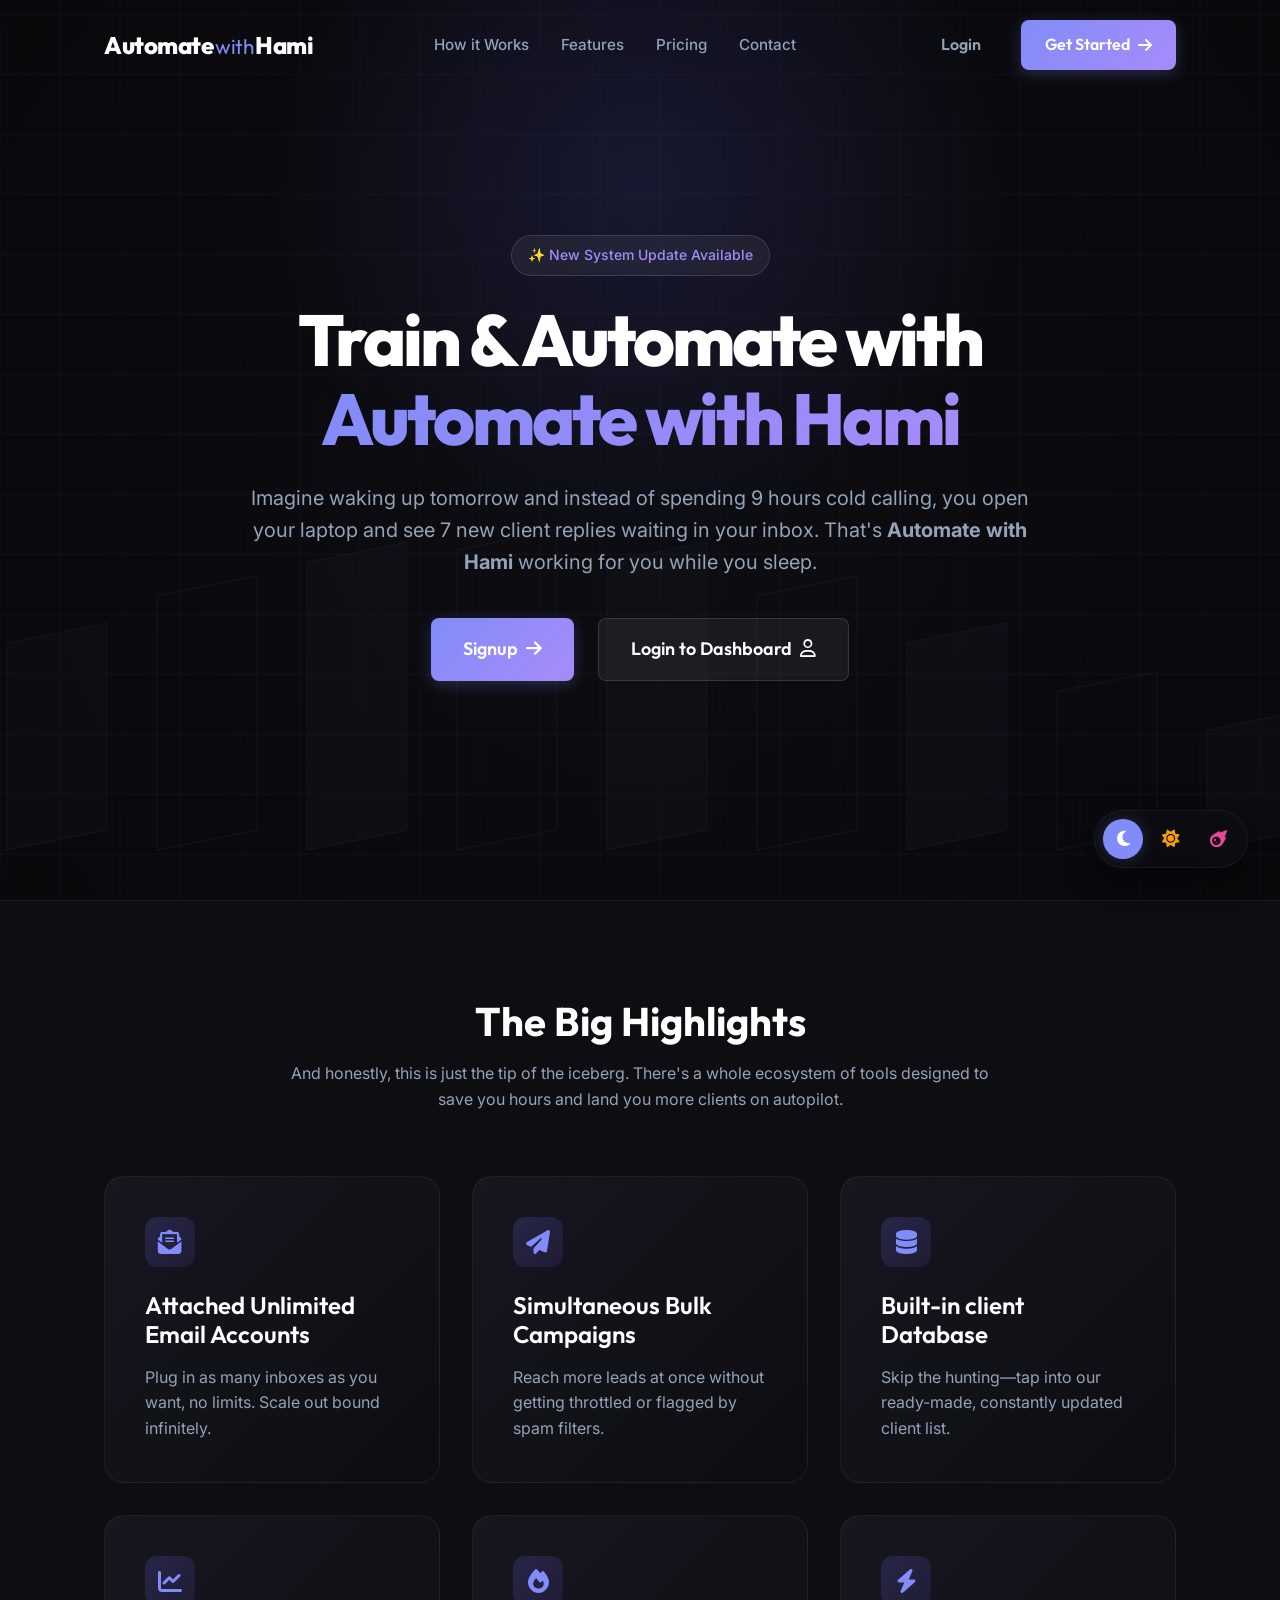
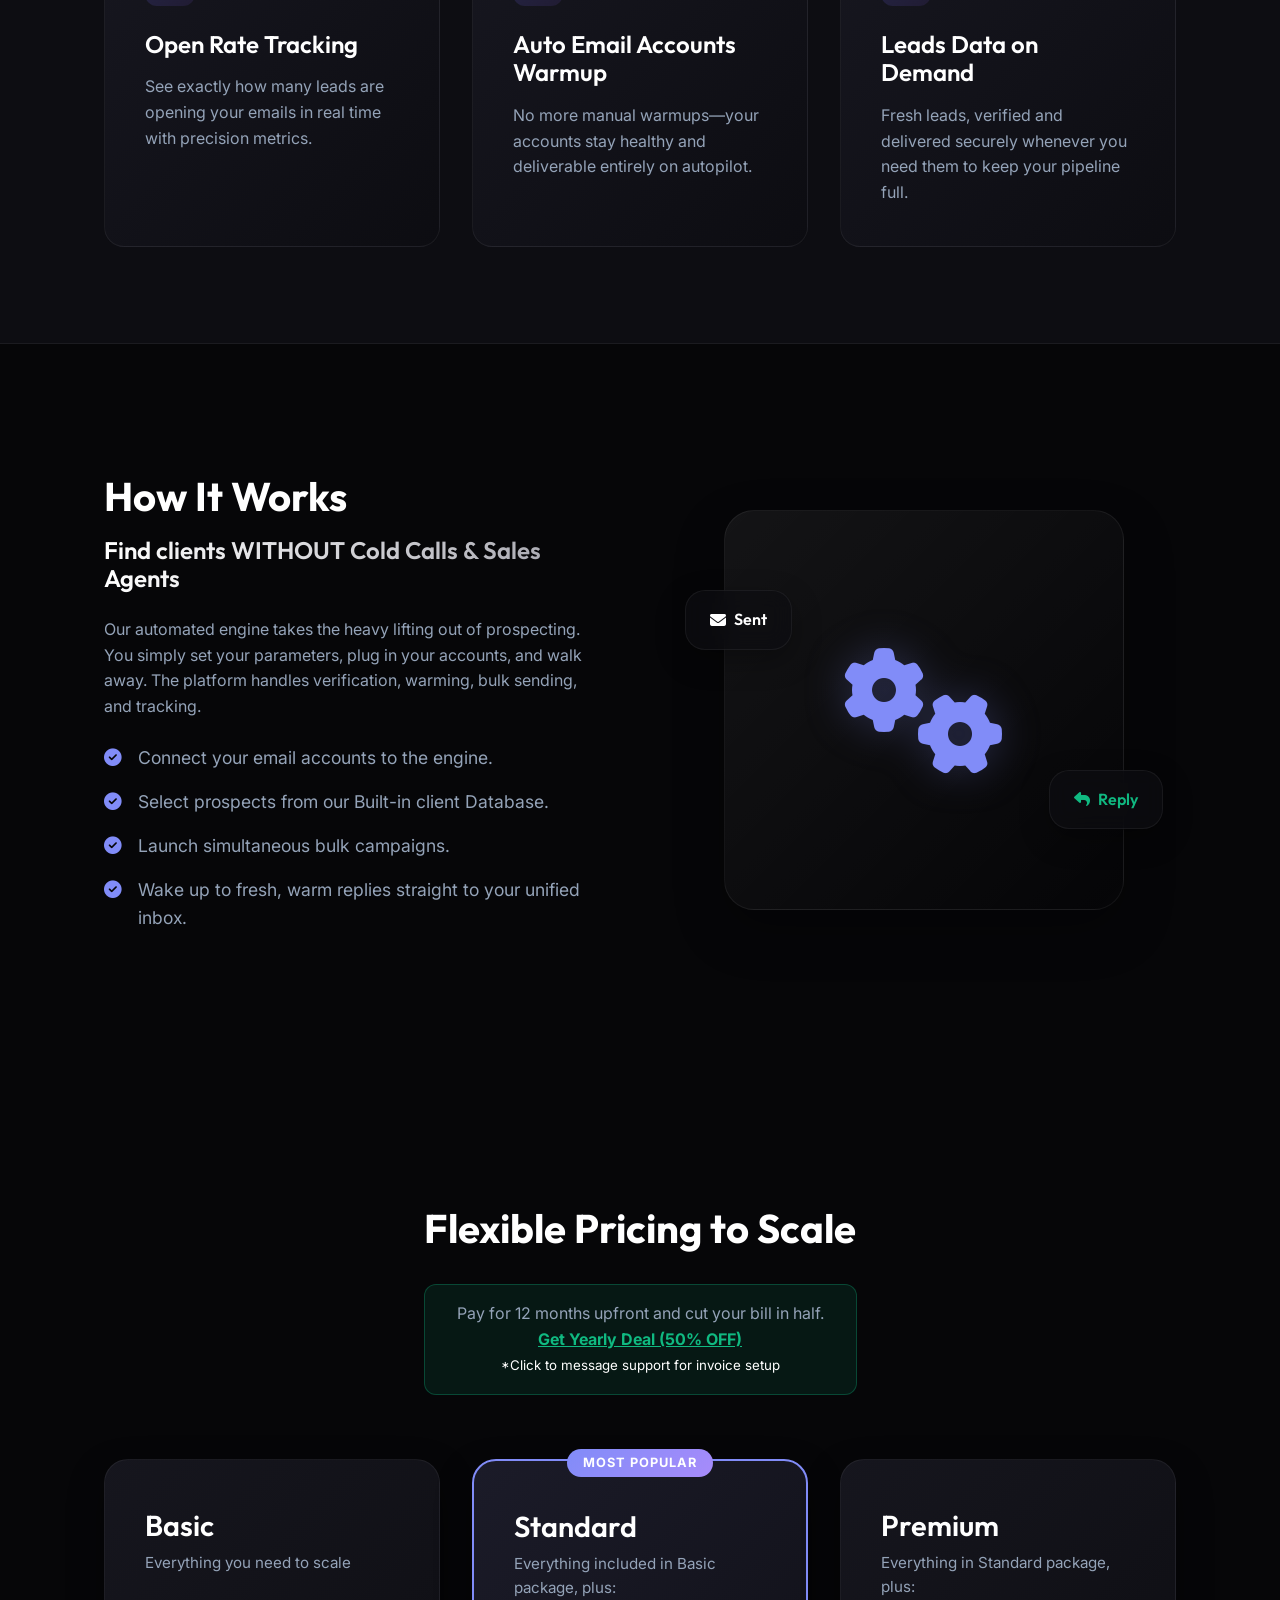
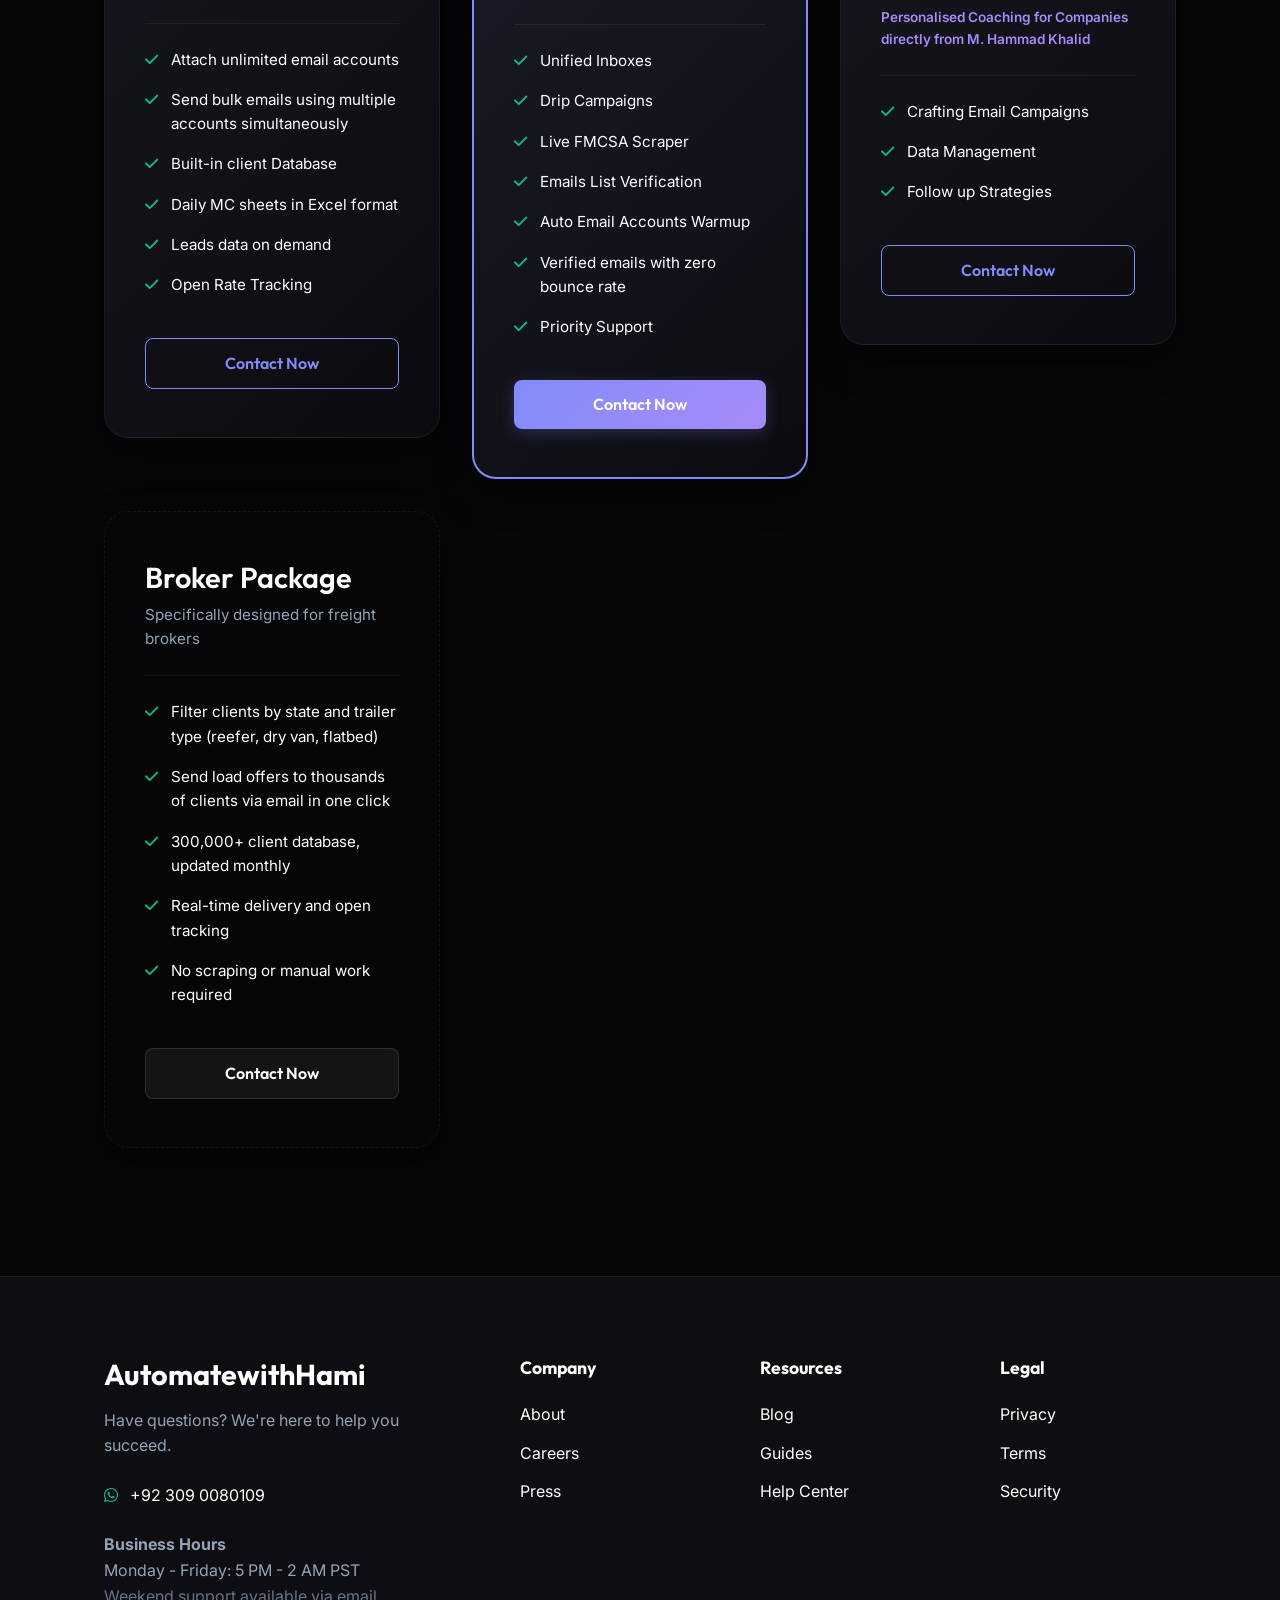
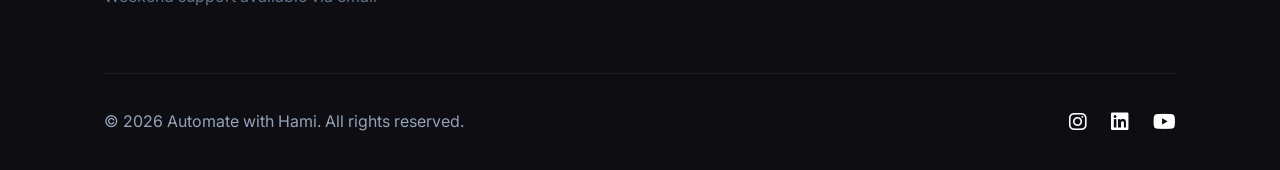
<file: index.html>
<!DOCTYPE html>
<html lang="en">
<head>
    <meta charset="UTF-8">
    <meta name="viewport" content="width=device-width, initial-scale=1.0">
    <title>Automate with Hami - Train & Automate</title>
    <meta name="description" content="Automate with Hami works for you while you sleep. Send unlimited emails, perform bulk campaigns, and get leads on demand.">
    <!-- Google Fonts -->
    <link rel="preconnect" href="https://fonts.googleapis.com">
    <link rel="preconnect" href="https://fonts.gstatic.com" crossorigin>
    <link href="https://fonts.googleapis.com/css2?family=Outfit:wght@300;400;500;600;700;800&family=Inter:wght@400;500;600&display=swap" rel="stylesheet">
    <!-- Font Awesome for Icons -->
    <link rel="stylesheet" href="https://cdnjs.cloudflare.com/ajax/libs/font-awesome/6.4.0/css/all.min.css">
    <link rel="stylesheet" href="css/style.css">
</head>
<body>
    <!-- Navbar -->
    <nav class="navbar" id="navbar">
        <div class="container nav-content">
            <a href="#" class="logo">Automate<span class="highlight">with</span>Hami</a>
            
            <div class="nav-links">
                <a href="#how-it-works">How it Works</a>
                <a href="#highlights">Features</a>
                <a href="#pricing">Pricing</a>
                <a href="#contact">Contact</a>
            </div>

            <div class="auth-buttons">
                <a href="login.html" class="btn btn-ghost">Login</a>
                <a href="register.html" class="btn btn-primary">Get Started <i class="fa-solid fa-arrow-right"></i></a>
            </div>

            <div class="mobile-menu-btn" id="mobile-menu-btn">
                <i class="fa-solid fa-bars"></i>
            </div>
        </div>
    </nav>

    <!-- Mobile Nav -->
    <div class="mobile-nav" id="mobile-nav">
        <div class="mobile-nav-content">
            <a href="#how-it-works" class="mobile-link">How it Works</a>
            <a href="#highlights" class="mobile-link">Features</a>
            <a href="#pricing" class="mobile-link">Pricing</a>
            <a href="#contact" class="mobile-link">Contact</a>
            <hr>
            <a href="login.html" class="mobile-link">Login</a>
            <a href="register.html" class="btn btn-primary" style="text-align: center; margin-top: 10px;">Get Started</a>
        </div>
    </div>

    <!-- Hero Section -->
    <section class="hero" id="home">
        <div class="hero-bg-glow"></div>
        <div class="container hero-content text-center">
            <div class="badge fade-in">✨ New System Update Available</div>
            <h1 class="fade-in dl-1">Train & Automate with <br><span class="text-gradient">Automate with Hami</span></h1>
            <p class="hero-subtitle fade-in dl-2">
                Imagine waking up tomorrow and instead of spending 9 hours cold calling, you open your laptop and see 7 new client replies waiting in your inbox. That's <strong>Automate with Hami</strong> working for you while you sleep.
            </p>
            <div class="hero-actions fade-in dl-3">
                <a href="register.html" class="btn btn-primary btn-lg">Signup <i class="fa-solid fa-arrow-right"></i></a>
                <a href="login.html" class="btn btn-secondary btn-lg">Login to Dashboard <i class="fa-regular fa-user"></i></a>
            </div>
            
            <!-- Stats grid removed per request -->
        </div>
    </section>

    <!-- The Big Highlights -->
    <section class="highlights" id="highlights">
        <div class="container">
            <div class="section-header text-center fade-in">
                <h2>The Big Highlights</h2>
                <p>And honestly, this is just the tip of the iceberg. There's a whole ecosystem of tools designed to save you hours and land you more clients on autopilot.</p>
            </div>
            
            <div class="features-grid">
                <div class="feature-card reveal">
                    <div class="icon-box"><i class="fa-solid fa-envelope-open-text"></i></div>
                    <h3>Attached Unlimited Email Accounts</h3>
                    <p>Plug in as many inboxes as you want, no limits. Scale out bound infinitely.</p>
                </div>
                <div class="feature-card reveal delay-1">
                    <div class="icon-box"><i class="fa-solid fa-paper-plane"></i></div>
                    <h3>Simultaneous Bulk Campaigns</h3>
                    <p>Reach more leads at once without getting throttled or flagged by spam filters.</p>
                </div>
                <div class="feature-card reveal delay-2">
                    <div class="icon-box"><i class="fa-solid fa-database"></i></div>
                    <h3>Built-in client Database</h3>
                    <p>Skip the hunting—tap into our ready-made, constantly updated client list.</p>
                </div>
                <div class="feature-card reveal">
                    <div class="icon-box"><i class="fa-solid fa-chart-line"></i></div>
                    <h3>Open Rate Tracking</h3>
                    <p>See exactly how many leads are opening your emails in real time with precision metrics.</p>
                </div>
                <div class="feature-card reveal delay-1">
                    <div class="icon-box"><i class="fa-solid fa-fire"></i></div>
                    <h3>Auto Email Accounts Warmup</h3>
                    <p>No more manual warmups—your accounts stay healthy and deliverable entirely on autopilot.</p>
                </div>
                <div class="feature-card reveal delay-2">
                    <div class="icon-box"><i class="fa-solid fa-bolt"></i></div>
                    <h3>Leads Data on Demand</h3>
                    <p>Fresh leads, verified and delivered securely whenever you need them to keep your pipeline full.</p>
                </div>
            </div>
        </div>
    </section>

    <!-- How It Works Section -->
    <section class="how-it-works" id="how-it-works">
        <div class="container">
            <div class="content-split">
                <div class="text-content reveal">
                    <h2>How It Works</h2>
                    <h3 class="gradient-text">Find clients WITHOUT Cold Calls & Sales Agents</h3>
                    <p class="mt-4">Our automated engine takes the heavy lifting out of prospecting. You simply set your parameters, plug in your accounts, and walk away. The platform handles verification, warming, bulk sending, and tracking.</p>
                    <ul class="steps-list mt-4">
                        <li><i class="fa-solid fa-check-circle"></i> Connect your email accounts to the engine.</li>
                        <li><i class="fa-solid fa-check-circle"></i> Select prospects from our Built-in client Database.</li>
                        <li><i class="fa-solid fa-check-circle"></i> Launch simultaneous bulk campaigns.</li>
                        <li><i class="fa-solid fa-check-circle"></i> Wake up to fresh, warm replies straight to your unified inbox.</li>
                    </ul>
                </div>
                <div class="image-content reveal delay-2">
                    <div class="glass-image-container">
                        <div class="glass-overlay"></div>
                        <i class="fa-solid fa-gears splash-icon"></i>
                        <div class="floating-bubble bubble-1"><i class="fa-solid fa-envelope"></i> Sent</div>
                        <div class="floating-bubble bubble-2"><i class="fa-solid fa-reply"></i> Reply</div>
                    </div>
                </div>
            </div>
        </div>
    </section>

    <!-- Success Stories Removed per request -->

    <!-- Pricing Section -->
    <section class="pricing" id="pricing">
        <div class="container">
            <div class="section-header text-center reveal">
                <h2>Flexible Pricing to Scale</h2>
                <div class="yearly-deal pulse">
                    <p>Pay for 12 months upfront and cut your bill in half. <br> <a href="https://wa.me/923090080109" target="_blank" class="highlight-link">Get Yearly Deal (50% OFF)</a></p>
                    <small>*Click to message support for invoice setup</small>
                </div>
            </div>

            <div class="pricing-grid">
                <!-- Basic -->
                <div class="pricing-card reveal">
                    <h3>Basic</h3>
                    <p class="tier-desc">Everything you need to scale</p>
                    <div class="divider"></div>
                    <ul class="features-list">
                        <li><i class="fa-solid fa-check text-green"></i> Attach unlimited email accounts</li>
                        <li><i class="fa-solid fa-check text-green"></i> Send bulk emails using multiple accounts simultaneously</li>
                        <li><i class="fa-solid fa-check text-green"></i> Built-in client Database</li>
                        <li><i class="fa-solid fa-check text-green"></i> Daily MC sheets in Excel format</li>
                        <li><i class="fa-solid fa-check text-green"></i> Leads data on demand</li>
                        <li><i class="fa-solid fa-check text-green"></i> Open Rate Tracking</li>
                    </ul>
                    <a href="https://wa.me/923090080109" target="_blank" class="btn btn-outline w-100">Contact Now</a>
                </div>

                <!-- Standard -->
                <div class="pricing-card popular reveal delay-1">
                    <div class="popular-badge">Most Popular</div>
                    <h3>Standard</h3>
                    <p class="tier-desc">Everything included in Basic package, plus:</p>
                    <div class="divider"></div>
                    <ul class="features-list">
                        <li><i class="fa-solid fa-check text-green"></i> Unified Inboxes</li>
                        <li><i class="fa-solid fa-check text-green"></i> Drip Campaigns</li>
                        <li><i class="fa-solid fa-check text-green"></i> Live FMCSA Scraper</li>
                        <li><i class="fa-solid fa-check text-green"></i> Emails List Verification</li>
                        <li><i class="fa-solid fa-check text-green"></i> Auto Email Accounts Warmup</li>
                        <li><i class="fa-solid fa-check text-green"></i> Verified emails with zero bounce rate</li>
                        <li><i class="fa-solid fa-check text-green"></i> Priority Support</li>
                    </ul>
                    <a href="https://wa.me/923090080109" target="_blank" class="btn btn-primary w-100">Contact Now</a>
                </div>

                <!-- Premium -->
                <div class="pricing-card reveal delay-2">
                    <h3>Premium</h3>
                    <p class="tier-desc">Everything in Standard package, plus:</p>
                    <p class="coaching-highlight">Personalised Coaching for Companies directly from M. Hammad Khalid</p>
                    <div class="divider"></div>
                    <ul class="features-list">
                        <li><i class="fa-solid fa-check text-green"></i> Crafting Email Campaigns</li>
                        <li><i class="fa-solid fa-check text-green"></i> Data Management</li>
                        <li><i class="fa-solid fa-check text-green"></i> Follow up Strategies</li>
                    </ul>
                    <a href="https://wa.me/923090080109" target="_blank" class="btn btn-outline w-100">Contact Now</a>
                </div>

                 <!-- Broker -->
                 <div class="pricing-card broker-tier reveal">
                    <h3>Broker Package</h3>
                    <p class="tier-desc">Specifically designed for freight brokers</p>
                    <div class="divider"></div>
                    <ul class="features-list">
                        <li><i class="fa-solid fa-check text-green"></i> Filter clients by state and trailer type (reefer, dry van, flatbed)</li>
                        <li><i class="fa-solid fa-check text-green"></i> Send load offers to thousands of clients via email in one click</li>
                        <li><i class="fa-solid fa-check text-green"></i> 300,000+ client database, updated monthly</li>
                        <li><i class="fa-solid fa-check text-green"></i> Real-time delivery and open tracking</li>
                        <li><i class="fa-solid fa-check text-green"></i> No scraping or manual work required</li>
                    </ul>
                    <a href="https://wa.me/923090080109" target="_blank" class="btn btn-secondary w-100">Contact Now</a>
                </div>
            </div>
        </div>
    </section>

    <!-- Footer -->
    <footer id="contact">
        <div class="container">
            <div class="footer-grid">
                <div class="footer-brand">
                    <h2>Automate<span class="highlight">with</span>Hami</h2>
                    <p>Have questions? We're here to help you succeed.</p>
                    <div class="contact-methods mt-4">
                        <a href="https://wa.me/923090080109"><i class="fa-brands fa-whatsapp"></i> +92 309 0080109</a>
                    </div>
                    <div class="business-hours mt-4">
                        <p><strong>Business Hours</strong></p>
                        <p>Monday - Friday: 5 PM - 2 AM PST</p>
                        <p class="muted">Weekend support available via email</p>
                    </div>
                </div>
                
                <div class="footer-links">
                    <h4>Company</h4>
                    <ul>
                        <li><a href="#">About</a></li>
                        <li><a href="#">Careers</a></li>
                        <li><a href="#">Press</a></li>
                    </ul>
                </div>

                <div class="footer-links">
                    <h4>Resources</h4>
                    <ul>
                        <li><a href="#">Blog</a></li>
                        <li><a href="#">Guides</a></li>
                        <li><a href="#">Help Center</a></li>
                    </ul>
                </div>

                <div class="footer-links">
                    <h4>Legal</h4>
                    <ul>
                        <li><a href="#">Privacy</a></li>
                        <li><a href="#">Terms</a></li>
                        <li><a href="#">Security</a></li>
                    </ul>
                </div>
            </div>

            <div class="footer-bottom">
                <p>&copy; 2026 Automate with Hami. All rights reserved.</p>
                <div class="social-links">
                    <a href="#"><i class="fa-brands fa-instagram"></i></a>
                    <a href="#"><i class="fa-brands fa-linkedin"></i></a>
                    <a href="#"><i class="fa-brands fa-youtube"></i></a>
                </div>
            </div>
        </div>
    </footer>

    <script src="js/script.js"></script>
    <script src="js/theme.js"></script>
    <script src="js/cursor.js"></script>
</body>
</html>
</file>
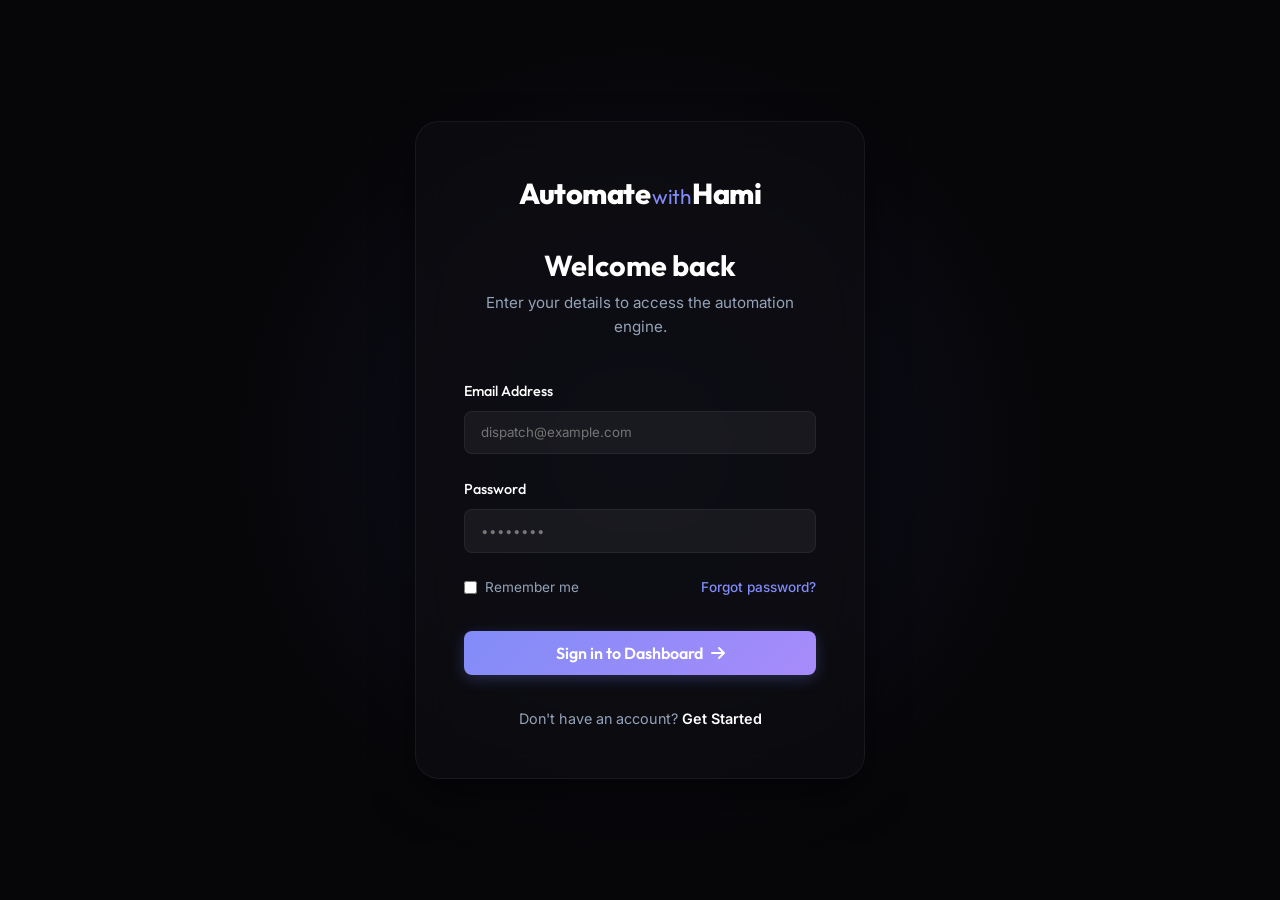
<file: accounts.html>
<!DOCTYPE html>
<html lang="en">
<head>
    <meta charset="UTF-8">
    <meta name="viewport" content="width=device-width, initial-scale=1.0">
    <title>Email Accounts - Automate with Hami</title>
    <link href="https://fonts.googleapis.com/css2?family=Outfit:wght@300;400;500;600;700;800&family=Inter:wght@400;500;600&display=swap" rel="stylesheet">
    <link rel="stylesheet" href="https://cdnjs.cloudflare.com/ajax/libs/font-awesome/6.4.0/css/all.min.css">
    <link rel="stylesheet" href="css/style.css">
    <link rel="stylesheet" href="css/dashboard.css">
</head>
<body class="dashboard-body">

    <!-- Sidebar -->
    <aside class="sidebar" id="sidebar">
        <div class="sidebar-header">
            <a href="index.html" class="logo text-gradient">Automate with Hami</a>
            <i class="fa-solid fa-bars" id="sidebarToggle" style="cursor: pointer; color: var(--text-secondary);"></i>
        </div>
        
        <nav class="sidebar-nav">
            <a href="dashboard.html" class="nav-item">
                <i class="fa-solid fa-house"></i> <span>Overview</span>
            </a>
            <a href="campaigns.html" class="nav-item">
                <i class="fa-solid fa-paper-plane"></i> <span>Campaigns</span>
            </a>
            <a href="accounts.html" class="nav-item active">
                <i class="fa-solid fa-envelope"></i> <span>Email Accounts</span>
            </a>
            <a href="analytics.html" class="nav-item">
                <i class="fa-solid fa-chart-simple"></i> <span>Analytics</span>
            </a>
            <a href="settings.html" class="nav-item">
                <i class="fa-solid fa-gear"></i> <span>Settings</span>
            </a>
        </nav>

        <div class="sidebar-footer">
            <div class="user-profile">
                <div class="profile-avatar">AH</div>
                <div class="profile-info">
                    <h4>Admin User</h4>
                    <span>admin@automatehq.com</span>
                </div>
                <a href="login.html" style="margin-left: auto; color: var(--text-secondary);"><i class="fa-solid fa-right-from-bracket"></i></a>
            </div>
        </div>
    </aside>

    <!-- Main Content -->
    <main class="main-wrapper">
        <header class="top-header">
            <div class="header-search">
                <i class="fa-solid fa-search"></i>
                <input type="text" placeholder="Search accounts...">
            </div>
            
            <div class="header-actions">
                <button class="btn btn-primary" id="addAccountBtn"><i class="fa-solid fa-plus"></i> Add Accounts</button>
            </div>
        </header>

        <div class="main-content fade-in appear">
            <div class="page-header">
                <div class="page-title">
                    <h1>Connected Accounts</h1>
                    <p>Manage inboxes, view deliverability, and configure Auto Warmup.</p>
                </div>
            </div>

            <!-- Dashboard View -->
            <div class="accounts-grid">
                <!-- Data is loaded dynamically via js/dashboard.js -->
            </div>
        </div>
    </main>

    <!-- Modal for Adding Account -->
    <div class="modal-overlay" id="accountModal">
        <div class="modal-box">
            <div class="modal-header">
                <h3>Connect New Email Account</h3>
                <button class="close-modal"><i class="fa-solid fa-xmark"></i></button>
            </div>
            <div class="modal-body">
                <p style="margin-bottom: 2rem; color: var(--text-secondary);">Link your inbox via App Passwords. Host and Port will auto-complete for Google/Outlook.</p>

                <div class="form-group" style="margin-bottom: 1.5rem;">
                    <label style="display: block; margin-bottom: 0.5rem; color: var(--text-secondary);">Email Address</label>
                    <input type="email" id="accEmail" class="form-control" placeholder="sales@yourdomain.com" style="width: 100%; padding: 0.8rem; background: var(--bg-main); border: 1px solid var(--border-hover); border-radius: 8px; color: var(--text-primary);">
                </div>

                <div class="form-group" style="margin-bottom: 1.5rem;">
                    <label style="display: block; margin-bottom: 0.5rem; color: var(--text-secondary);">App Password</label>
                    <input type="password" id="accPass" class="form-control" placeholder="16-digit-app-password" style="width: 100%; padding: 0.8rem; background: var(--bg-main); border: 1px solid var(--border-hover); border-radius: 8px; color: var(--text-primary);">
                </div>

                <div style="display: flex; gap: 1rem; margin-bottom: 1.5rem;">
                    <div class="form-group" style="flex: 2;">
                        <label style="display: block; margin-bottom: 0.5rem; color: var(--text-secondary);">SMTP Host</label>
                        <input type="text" id="accHost" class="form-control" value="smtp.gmail.com" style="width: 100%; padding: 0.8rem; background: var(--bg-main); border: 1px solid var(--border-hover); border-radius: 8px; color: var(--text-primary);">
                    </div>
                    <div class="form-group" style="flex: 1;">
                        <label style="display: block; margin-bottom: 0.5rem; color: var(--text-secondary);">Port</label>
                        <input type="number" id="accPort" class="form-control" value="465" style="width: 100%; padding: 0.8rem; background: var(--bg-main); border: 1px solid var(--border-hover); border-radius: 8px; color: var(--text-primary);">
                    </div>
                </div>
            </div>
            <div class="modal-footer">
                <button class="btn btn-ghost close-modal-btn">Cancel</button>
                <button class="btn btn-primary" id="submitNewAccount">Connect Account</button>
            </div>
        </div>
    </div>

    <script src="js/dashboard.js"></script>
    <script src="js/theme.js"></script>
    <script src="js/cursor.js"></script>
</body>
</html>
</file>
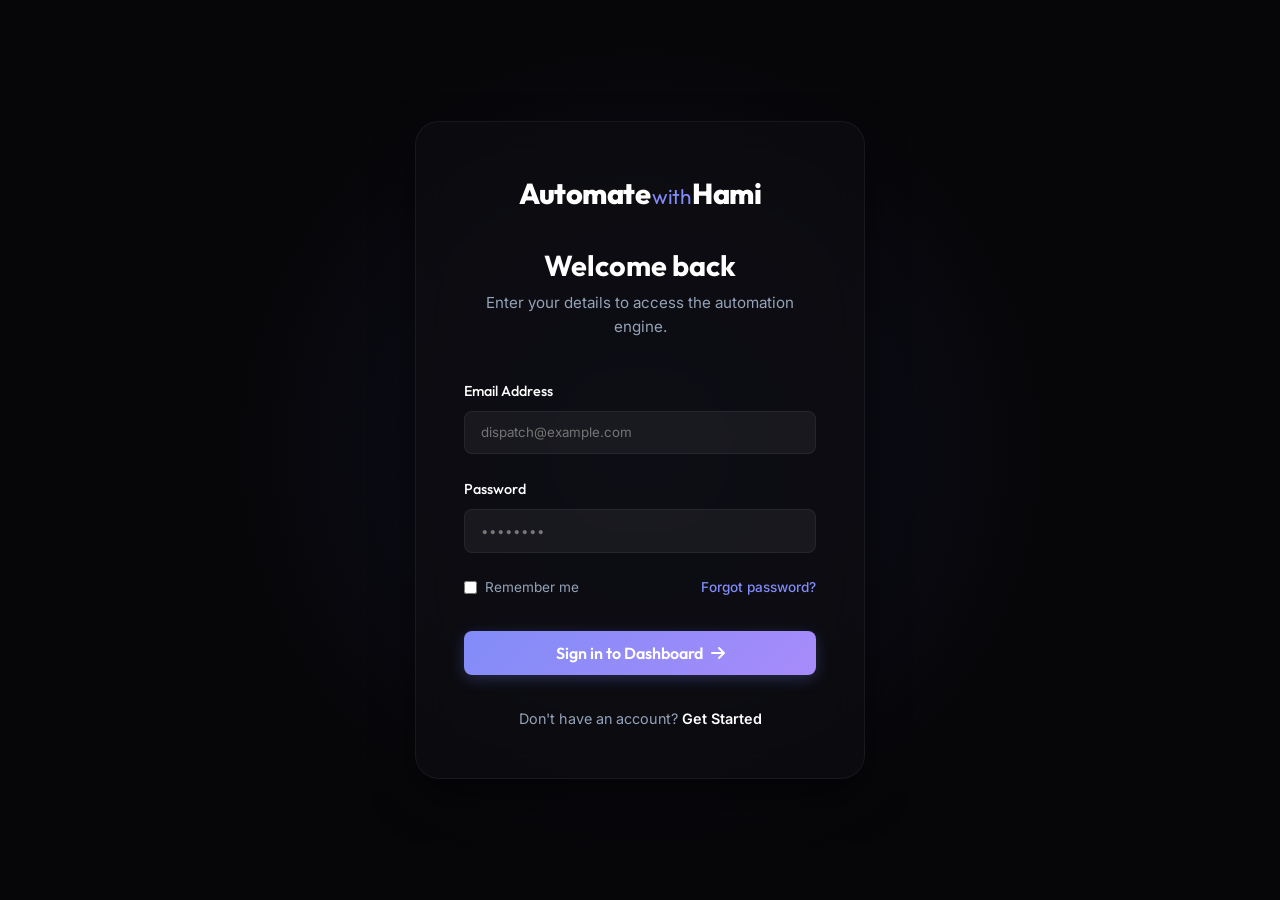
<file: analytics.html>
<!DOCTYPE html>
<html lang="en">
<head>
    <meta charset="UTF-8">
    <meta name="viewport" content="width=device-width, initial-scale=1.0">
    <title>Dashboard - Automate with Hami</title>
    <link href="https://fonts.googleapis.com/css2?family=Outfit:wght@300;400;500;600;700;800&family=Inter:wght@400;500;600&display=swap" rel="stylesheet">
    <link rel="stylesheet" href="https://cdnjs.cloudflare.com/ajax/libs/font-awesome/6.4.0/css/all.min.css">
    <link rel="stylesheet" href="css/style.css">
    <link rel="stylesheet" href="css/dashboard.css">
</head>
<body class="dashboard-body">

    <!-- Sidebar -->
    <aside class="sidebar" id="sidebar">
        <div class="sidebar-header">
            <a href="index.html" class="logo text-gradient">Automate with Hami</a>
            <i class="fa-solid fa-bars" id="sidebarToggle" style="cursor: pointer; color: var(--text-secondary);"></i>
        </div>
        
        <nav class="sidebar-nav">
            <a href="dashboard.html" class="nav-item">
                <i class="fa-solid fa-house"></i> <span>Overview</span>
            </a>
            <a href="campaigns.html" class="nav-item">
                <i class="fa-solid fa-paper-plane"></i> <span>Campaigns</span>
            </a>
            <a href="accounts.html" class="nav-item">
                <i class="fa-solid fa-envelope"></i> <span>Email Accounts</span>
            </a>
            <a href="leads.html" class="nav-item">
                <i class="fa-solid fa-database"></i> <span>Built-in Leads</span>
            </a>
            <a href="analytics.html" class="nav-item active">
                <i class="fa-solid fa-chart-simple"></i> <span>Analytics</span>
            </a>
            <a href="settings.html" class="nav-item">
                <i class="fa-solid fa-gear"></i> <span>Settings</span>
            </a>
        </nav>

        <div class="sidebar-footer">
            <div class="user-profile">
                <div class="profile-avatar">AH</div>
                <div class="profile-info">
                    <h4>Admin User</h4>
                    <span>admin@automatehq.com</span>
                </div>
                <a href="login.html" style="margin-left: auto; color: var(--text-secondary);"><i class="fa-solid fa-right-from-bracket"></i></a>
            </div>
        </div>
    </aside>

    <!-- Main Content -->
    <main class="main-wrapper">
        <!-- Top Header -->
        <header class="top-header" style="justify-content: flex-end;">            
            <div class="header-actions" style="position: relative;">
                <button class="btn btn-primary" onclick="window.location.href='campaigns.html'"><i class="fa-solid fa-plus"></i> New Campaign</button>
                <button class="notification-btn" id="notificationBtn">
                    <i class="fa-solid fa-bell"></i>
                    <span class="notification-badge" id="notificationBadge" style="display: none;">0</span>
                </button>
                <div id="notificationDropdown" style="display: none; position: absolute; right: 0; top: 120%; width: 300px; background: var(--bg-secondary); border: 1px solid var(--border-light); border-radius: 12px; padding: 1rem; box-shadow: 0 10px 30px rgba(0,0,0,0.5); z-index: 50;">
                    <h4 style="margin-bottom: 0.8rem; font-size: 0.95rem; border-bottom: 1px solid var(--border-light); padding-bottom: 0.5rem;">Notifications</h4>
                    <div id="notificationList" style="max-height: 250px; overflow-y: auto; font-size: 0.85rem; color: var(--text-secondary);">
                        <div style="padding: 0.5rem; border-bottom: 1px solid var(--border-light);">No new notifications.</div>
                    </div>
                </div>
            </div>
        </header>

        <!-- Analytics View -->
        <div class="main-content fade-in appear">
            <div class="page-header" style="justify-content: space-between; align-items: center; display: flex;">
                <div class="page-title">
                    <h1>Tracking & Analytics</h1>
                    <p>Granular performance metrics filtered by connected nodes.</p>
                </div>
                <div style="display: flex; gap: 0.5rem;">
                    <button class="btn btn-ghost analytics-filter" data-days="1" style="border: 1px solid var(--border-light);">1 Day</button>
                    <button class="btn btn-ghost analytics-filter" data-days="7" style="border: 1px solid var(--border-light);">7 Days</button>
                    <button class="btn btn-primary analytics-filter active" data-days="30">30 Days</button>
                </div>
            </div>

            <div class="panel">
                <div class="panel-header">
                    <h3>Account Performance Data</h3>
                </div>
                
                <table class="data-table">
                    <thead>
                        <tr>
                            <th>Email Node</th>
                            <th>Total Sent</th>
                            <th>Opens</th>
                            <th>Open Rate</th>
                            <th>Replies</th>
                        </tr>
                    </thead>
                    <tbody id="analyticsTableBody">
                        <!-- Populated by JS -->
                    </tbody>
                </table>
            </div>
        </div>
    </main>

    <script src="js/dashboard.js"></script>
    <script src="js/theme.js"></script>
    <script src="js/cursor.js"></script>
</body>
</html>
</file>
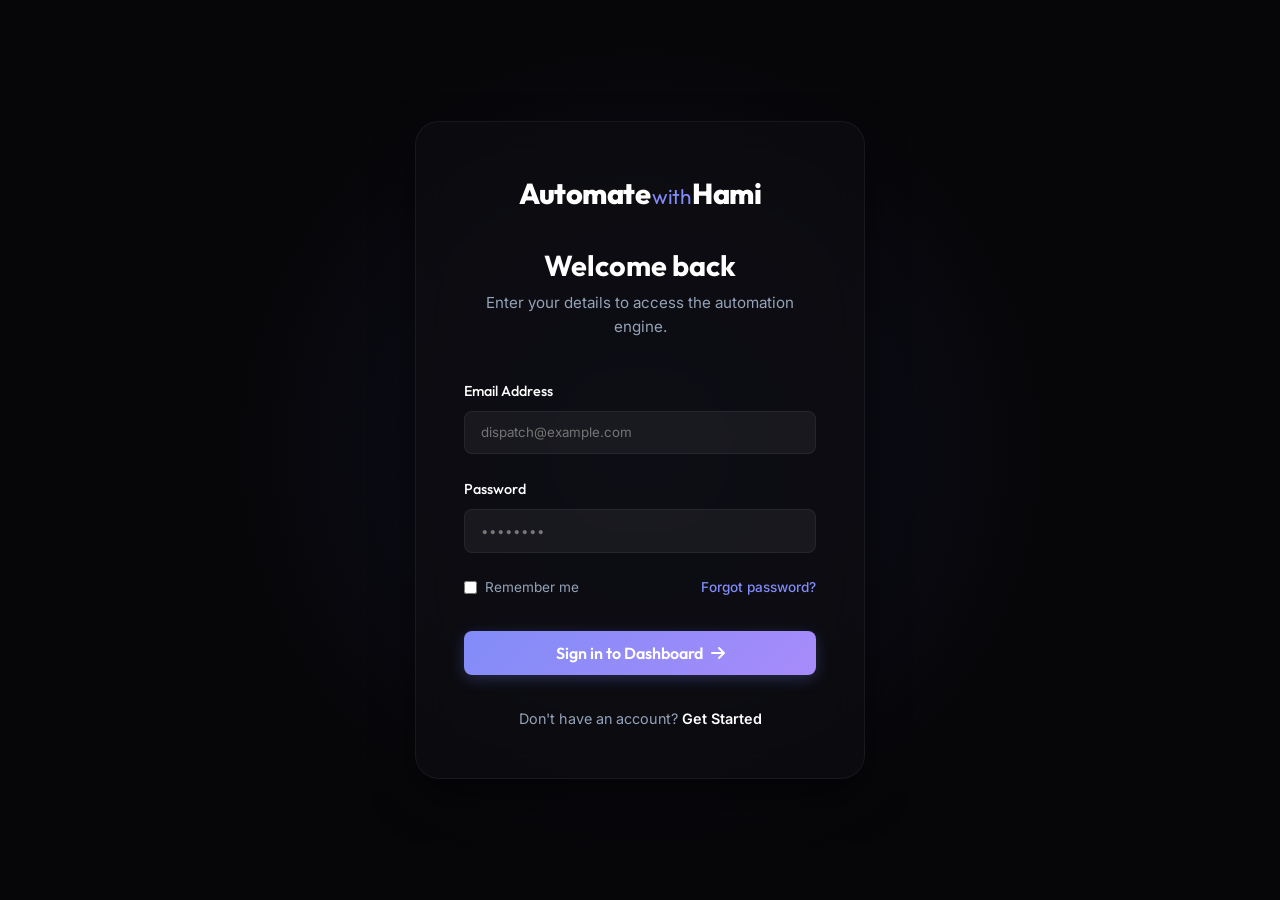
<file: dashboard.html>
<!DOCTYPE html>
<html lang="en">
<head>
    <meta charset="UTF-8">
    <meta name="viewport" content="width=device-width, initial-scale=1.0">
    <title>Dashboard - Automate with Hami</title>
    <link href="https://fonts.googleapis.com/css2?family=Outfit:wght@300;400;500;600;700;800&family=Inter:wght@400;500;600&display=swap" rel="stylesheet">
    <link rel="stylesheet" href="https://cdnjs.cloudflare.com/ajax/libs/font-awesome/6.4.0/css/all.min.css">
    <link rel="stylesheet" href="css/style.css">
    <link rel="stylesheet" href="css/dashboard.css">
</head>
<body class="dashboard-body">

    <!-- Sidebar -->
    <aside class="sidebar" id="sidebar">
        <div class="sidebar-header">
            <a href="index.html" class="logo text-gradient">Automate with Hami</a>
            <i class="fa-solid fa-bars" id="sidebarToggle" style="cursor: pointer; color: var(--text-secondary);"></i>
        </div>
        
        <nav class="sidebar-nav">
            <a href="dashboard.html" class="nav-item active">
                <i class="fa-solid fa-house"></i> <span>Overview</span>
            </a>
            <a href="campaigns.html" class="nav-item">
                <i class="fa-solid fa-paper-plane"></i> <span>Campaigns</span>
            </a>
            <a href="accounts.html" class="nav-item">
                <i class="fa-solid fa-envelope"></i> <span>Email Accounts</span>
            </a>
            <a href="leads.html" class="nav-item">
                <i class="fa-solid fa-database"></i> <span>Built-in Leads</span>
            </a>
            <a href="analytics.html" class="nav-item">
                <i class="fa-solid fa-chart-simple"></i> <span>Analytics</span>
            </a>
            <a href="settings.html" class="nav-item">
                <i class="fa-solid fa-gear"></i> <span>Settings</span>
            </a>
        </nav>

        <div class="sidebar-footer">
            <div class="user-profile">
                <div class="profile-avatar">AH</div>
                <div class="profile-info">
                    <h4>Admin User</h4>
                    <span>admin@automatehq.com</span>
                </div>
                <a href="login.html" style="margin-left: auto; color: var(--text-secondary);"><i class="fa-solid fa-right-from-bracket"></i></a>
            </div>
        </div>
    </aside>

    <!-- Main Content -->
    <main class="main-wrapper">
        <!-- Top Header -->
        <header class="top-header" style="justify-content: flex-end;">            
            <div class="header-actions" style="position: relative;">
                <button class="btn btn-primary" onclick="window.location.href='campaigns.html'"><i class="fa-solid fa-plus"></i> New Campaign</button>
                <button class="notification-btn" id="notificationBtn">
                    <i class="fa-solid fa-bell"></i>
                    <span class="notification-badge" id="notificationBadge" style="display: none;">0</span>
                </button>
                <div id="notificationDropdown" style="display: none; position: absolute; right: 0; top: 120%; width: 300px; background: var(--bg-secondary); border: 1px solid var(--border-light); border-radius: 12px; padding: 1rem; box-shadow: 0 10px 30px rgba(0,0,0,0.5); z-index: 50;">
                    <h4 style="margin-bottom: 0.8rem; font-size: 0.95rem; border-bottom: 1px solid var(--border-light); padding-bottom: 0.5rem;">Notifications</h4>
                    <div id="notificationList" style="max-height: 250px; overflow-y: auto; font-size: 0.85rem; color: var(--text-secondary);">
                        <div style="padding: 0.5rem; border-bottom: 1px solid var(--border-light);">No new notifications.</div>
                    </div>
                </div>
            </div>
        </header>

        <!-- Dashboard View -->
        <div class="main-content fade-in appear">
            <div class="page-header">
                <div class="page-title">
                    <h1>Dashboard Overview</h1>
                    <p>Welcome back! Here's how your automation engine is performing.</p>
                </div>
            </div>

            <!-- Stats Grid -->
            <div class="dash-grid">
                <div class="dash-card">
                    <div class="card-header">
                        <span class="card-title">Emails Sent</span>
                        <div class="card-icon"><i class="fa-solid fa-paper-plane"></i></div>
                    </div>
                    <div class="card-value" id="statSent">0</div>
                    <div class="card-trend trend-up"><i class="fa-solid fa-arrow-trend-up"></i> Lifetime</div>
                </div>

                <div class="dash-card">
                    <div class="card-header">
                        <span class="card-title">Open Rate</span>
                        <div class="card-icon"><i class="fa-solid fa-envelope-open"></i></div>
                    </div>
                    <div class="card-value" id="statOpenRate">0%</div>
                    <div class="card-trend trend-up"><i class="fa-solid fa-arrow-trend-up"></i> Tracked Overall</div>
                </div>

                <div class="dash-card">
                    <div class="card-header">
                        <span class="card-title">Total Replies</span>
                        <div class="card-icon"><i class="fa-solid fa-reply"></i></div>
                    </div>
                    <div class="card-value" id="statReplies">0</div>
                    <div class="card-trend trend-up"><i class="fa-solid fa-arrow-trend-up"></i> Lifetime</div>
                </div>

                <div class="dash-card">
                    <div class="card-header">
                        <span class="card-title">Active Accounts</span>
                        <div class="card-icon"><i class="fa-solid fa-envelope-circle-check"></i></div>
                    </div>
                    <div class="card-value" id="statAccounts">0 / 0</div>
                    <div class="card-trend trend-down"><i class="fa-solid fa-circle-exclamation"></i> Connected Node Density</div>
                </div>
            </div>

            <!-- Recent Activity Panel -->
            <div class="panel">
                <div class="panel-header">
                    <h3>Recent Campaign Activity</h3>
                    <a href="campaigns.html" class="btn btn-ghost">View All</a>
                </div>
                
                <table class="data-table">
                    <thead>
                        <tr>
                            <th>Campaign Name</th>
                            <th>Status</th>
                            <th>Assigned Nodes</th>
                            <th>Sent</th>
                            <th>Opens</th>
                            <th>Replies</th>
                        </tr>
                    </thead>
                    <tbody id="dashboardCampaignsTable">
                        <!-- Populated dynamically via JS -->
                    </tbody>
                </table>
            </div>
        </div>
    </main>

    <script src="js/dashboard.js"></script>
    <script src="js/theme.js"></script>
    <script src="js/cursor.js"></script>
</body>
</html>
</file>
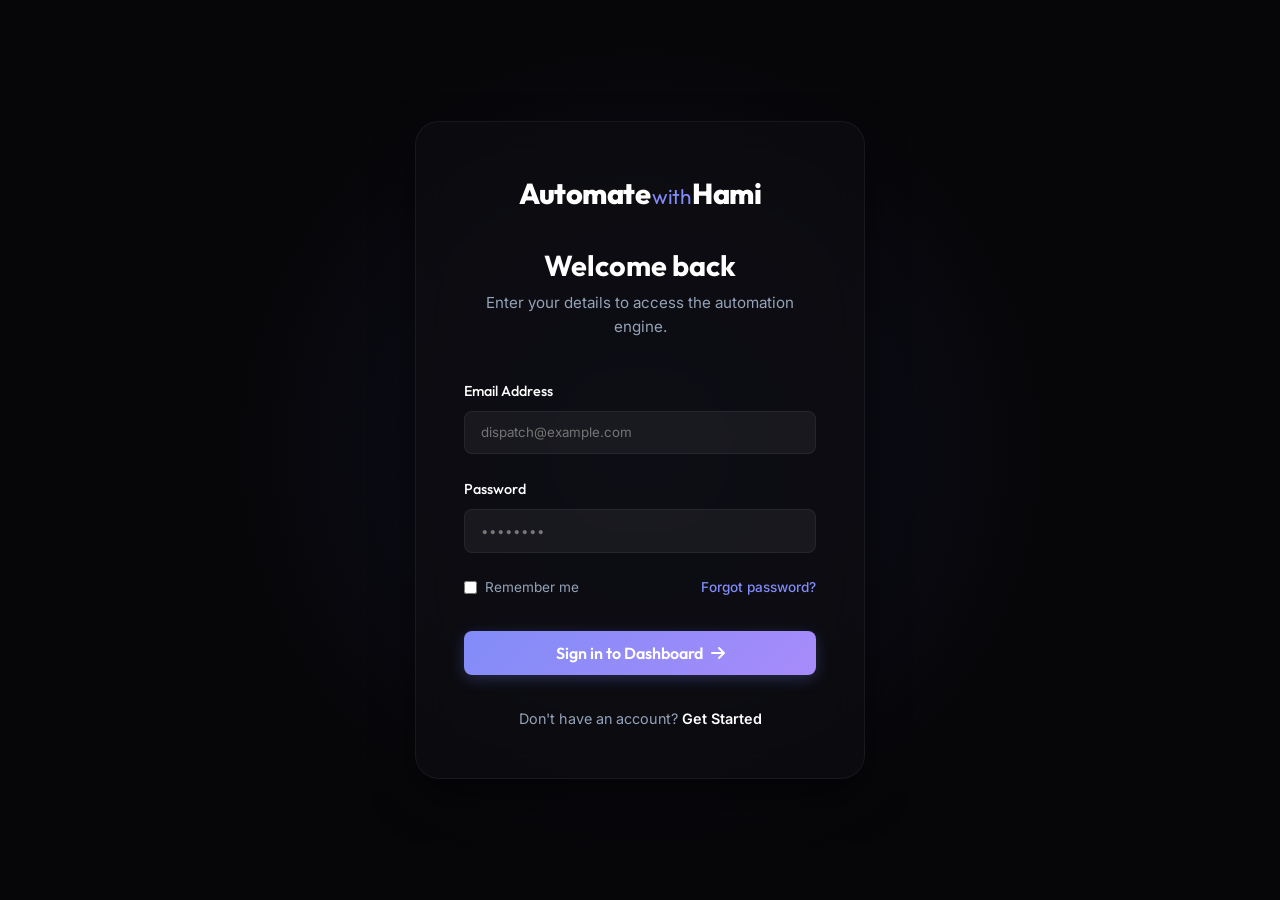
<file: leads.html>
<!DOCTYPE html>
<html lang="en">
<head>
    <meta charset="UTF-8">
    <meta name="viewport" content="width=device-width, initial-scale=1.0">
    <title>Built-in Leads - Automate with Hami</title>
    <link href="https://fonts.googleapis.com/css2?family=Outfit:wght@300;400;500;600;700;800&family=Inter:wght@400;500;600&display=swap" rel="stylesheet">
    <link rel="stylesheet" href="https://cdnjs.cloudflare.com/ajax/libs/font-awesome/6.4.0/css/all.min.css">
    <link rel="stylesheet" href="css/style.css">
    <link rel="stylesheet" href="css/dashboard.css">
    <style>
        .filter-bar {
            display: flex;
            gap: 1rem;
            margin-bottom: 2rem;
            background: var(--bg-secondary);
            padding: 1.5rem;
            border-radius: 12px;
            border: 1px solid var(--border-light);
        }

        .filter-group {
            flex: 1;
        }

        .filter-group label {
            display: block;
            font-size: 0.85rem;
            color: var(--text-secondary);
            margin-bottom: 0.5rem;
        }

        .filter-group select, .filter-group input {
            width: 100%;
            padding: 0.8rem;
            background: var(--bg-main);
            border: 1px solid var(--border-hover);
            border-radius: 8px;
            color: var(--text-primary);
        }

        .bulk-actions {
            display: flex;
            justify-content: space-between;
            align-items: center;
            background: rgba(99, 102, 241, 0.1);
            border: 1px solid var(--accent-glow);
            padding: 1rem 1.5rem;
            border-radius: 8px;
            margin-bottom: 1.5rem;
            display: none; /* Shown via JS when items checked */
        }

        .bulk-actions.active {
            display: flex;
        }
    </style>
</head>
<body class="dashboard-body">

    <!-- Sidebar -->
    <aside class="sidebar" id="sidebar">
        <div class="sidebar-header">
            <a href="index.html" class="logo text-gradient">Automate with Hami</a>
            <i class="fa-solid fa-bars" id="sidebarToggle" style="cursor: pointer; color: var(--text-secondary);"></i>
        </div>
        
        <nav class="sidebar-nav">
            <a href="dashboard.html" class="nav-item">
                <i class="fa-solid fa-house"></i> <span>Overview</span>
            </a>
            <a href="campaigns.html" class="nav-item">
                <i class="fa-solid fa-paper-plane"></i> <span>Campaigns</span>
            </a>
            <a href="accounts.html" class="nav-item">
                <i class="fa-solid fa-envelope"></i> <span>Email Accounts</span>
            </a>
            <a href="analytics.html" class="nav-item">
                <i class="fa-solid fa-chart-simple"></i> <span>Analytics</span>
            </a>
            <a href="settings.html" class="nav-item">
                <i class="fa-solid fa-gear"></i> <span>Settings</span>
            </a>
        </nav>

        <div class="sidebar-footer">
            <div class="user-profile">
                <div class="profile-avatar">AH</div>
                <div class="profile-info">
                    <h4>Admin User</h4>
                    <span>admin@automatehq.com</span>
                </div>
                <a href="login.html" style="margin-left: auto; color: var(--text-secondary);"><i class="fa-solid fa-right-from-bracket"></i></a>
            </div>
        </div>
    </aside>

    <!-- Main Content -->
    <main class="main-wrapper">
        <header class="top-header" style="justify-content: flex-end;">            
            <div class="header-actions" style="position: relative;">
                <button class="notification-btn" id="notificationBtn">
                    <i class="fa-solid fa-bell"></i>
                    <span class="notification-badge" id="notificationBadge" style="display: none;">0</span>
                </button>
                <div id="notificationDropdown" style="display: none; position: absolute; right: 0; top: 120%; width: 300px; background: var(--bg-secondary); border: 1px solid var(--border-light); border-radius: 12px; padding: 1rem; box-shadow: 0 10px 30px rgba(0,0,0,0.5); z-index: 50;">
                    <h4 style="margin-bottom: 0.8rem; font-size: 0.95rem; border-bottom: 1px solid var(--border-light); padding-bottom: 0.5rem;">Notifications</h4>
                    <div id="notificationList" style="max-height: 250px; overflow-y: auto; font-size: 0.85rem; color: var(--text-secondary);">
                        <div style="padding: 0.5rem; border-bottom: 1px solid var(--border-light);">No new notifications.</div>
                    </div>
                </div>
            </div>
        </header>

        <div class="main-content fade-in appear">
            <div class="page-header">
                <div class="page-title">
                    <h1>Carrier Database</h1>
                    <p>Live FMCSA Scraper. 300,000+ verified carriers updated monthly.</p>
                </div>
            </div>

            <!-- Filters -->
            <div class="filter-bar">
                <div class="filter-group">
                    <label>State</label>
                    <select>
                        <option value="all">All States</option>
                        <option value="TX">Texas</option>
                        <option value="CA">California</option>
                        <option value="FL">Florida</option>
                        <option value="NY">New York</option>
                    </select>
                </div>
                <div class="filter-group">
                    <label>Trailer Type</label>
                    <select>
                        <option value="all">All Types</option>
                        <option value="dryvan">Dry Van</option>
                        <option value="reefer">Reefer</option>
                        <option value="flatbed">Flatbed</option>
                        <option value="stepdeck">Step Deck</option>
                    </select>
                </div>
                <div class="filter-group">
                    <label>Fleet Size</label>
                    <select>
                        <option value="all">Any</option>
                        <option value="1-5">1-5 Trucks</option>
                        <option value="6-20">6-20 Trucks</option>
                        <option value="20+">20+ Trucks</option>
                    </select>
                </div>
                <div class="filter-group" style="display: flex; align-items: flex-end;">
                    <button class="btn btn-secondary w-100"><i class="fa-solid fa-search"></i> Filter</button>
                </div>
            </div>

            <!-- Bulk Actions (Hidden unless checkboxes selected) -->
            <div class="bulk-actions" id="bulkActions">
                <span><strong id="selectedCount">0</strong> carriers selected</span>
                <div style="display: flex; gap: 1rem;">
                    <button class="btn btn-secondary"><i class="fa-solid fa-download"></i> Export CSV</button>
                    <button class="btn btn-primary"><i class="fa-solid fa-paper-plane"></i> Add to Campaign</button>
                </div>
            </div>

            <div class="panel">
                <div class="panel-header" style="justify-content: space-between;">
                    <h3>Leads (Showing 50 of 300,000+)</h3>
                    <div style="color: var(--text-secondary); font-size: 0.9rem;">
                        <i class="fa-solid fa-circle-check text-green"></i> 100% Emails Verified (Zero Bounce)
                    </div>
                </div>
                
                <table class="data-table">
                    <thead>
                        <tr>
                            <th style="width: 40px;"><input type="checkbox" class="table-checkbox" id="selectAll"></th>
                            <th>Company Name</th>
                            <th>MC/DOT</th>
                            <th>State</th>
                            <th>Equipment</th>
                            <th>Fleet</th>
                            <th>Email Status</th>
                        </tr>
                    </thead>
                    <tbody>
                        <tr>
                            <td><input type="checkbox" class="table-checkbox lead-row-cb"></td>
                            <td><strong>Alpha Transport LLC</strong><br><span style="color: var(--text-secondary); font-size: 0.8rem;">John Smith (Owner)</span></td>
                            <td>MC-120495</td>
                            <td>TX</td>
                            <td>Flatbed, Step Deck</td>
                            <td>4</td>
                            <td><span class="status-badge status-active"><i class="fa-solid fa-check"></i> Verified</span></td>
                        </tr>
                        <tr>
                            <td><input type="checkbox" class="table-checkbox lead-row-cb"></td>
                            <td><strong>Midwest Express Inc</strong><br><span style="color: var(--text-secondary); font-size: 0.8rem;">Sarah Jenkins</span></td>
                            <td>MC-983221</td>
                            <td>IL</td>
                            <td>Dry Van</td>
                            <td>12</td>
                            <td><span class="status-badge status-active"><i class="fa-solid fa-check"></i> Verified</span></td>
                        </tr>
                        <tr>
                            <td><input type="checkbox" class="table-checkbox lead-row-cb"></td>
                            <td><strong>Cool Runnings Freight</strong><br><span style="color: var(--text-secondary); font-size: 0.8rem;">Mike Davis (Dispatch)</span></td>
                            <td>MC-554100</td>
                            <td>FL</td>
                            <td>Reefer</td>
                            <td>8</td>
                            <td><span class="status-badge status-active"><i class="fa-solid fa-check"></i> Verified</span></td>
                        </tr>
                        <tr>
                            <td><input type="checkbox" class="table-checkbox lead-row-cb"></td>
                            <td><strong>Lone Star Logistics</strong><br><span style="color: var(--text-secondary); font-size: 0.8rem;">Tom Hardy</span></td>
                            <td>MC-221094</td>
                            <td>TX</td>
                            <td>Dry Van, Reefer</td>
                            <td>35</td>
                            <td><span class="status-badge status-active"><i class="fa-solid fa-check"></i> Verified</span></td>
                        </tr>
                         <tr>
                            <td><input type="checkbox" class="table-checkbox lead-row-cb"></td>
                            <td><strong>Elite Auto Haulers</strong><br><span style="color: var(--text-secondary); font-size: 0.8rem;">Kevin Hart</span></td>
                            <td>MC-776512</td>
                            <td>CA</td>
                            <td>Auto Carrier</td>
                            <td>3</td>
                            <td><span class="status-badge status-active"><i class="fa-solid fa-check"></i> Verified</span></td>
                        </tr>
                    </tbody>
                </table>

                <!-- Pagination Mocks -->
                <div style="display: flex; justify-content: flex-end; margin-top: 1.5rem; gap: 0.5rem;">
                    <button class="btn btn-ghost" style="padding: 0.5rem 1rem;">Previous</button>
                    <button class="btn btn-secondary" style="padding: 0.5rem 1rem; background: var(--accent-primary); border-color: var(--accent-primary);">1</button>
                    <button class="btn btn-ghost" style="padding: 0.5rem 1rem;">2</button>
                    <button class="btn btn-ghost" style="padding: 0.5rem 1rem;">3</button>
                    <button class="btn btn-ghost" style="padding: 0.5rem 1rem;">Next</button>
                </div>
            </div>
        </div>
    </main>

    <script src="js/dashboard.js"></script>
    <script>
        // Specific logic for Leads page checkboxes
        document.addEventListener('DOMContentLoaded', () => {
            const selectAll = document.getElementById('selectAll');
            const rowCheckboxes = document.querySelectorAll('.lead-row-cb');
            const bulkActions = document.getElementById('bulkActions');
            const selectedCount = document.getElementById('selectedCount');

            function updateBulkActions() {
                const checkedCount = document.querySelectorAll('.lead-row-cb:checked').length;
                selectedCount.textContent = checkedCount;
                if(checkedCount > 0) {
                    bulkActions.classList.add('active');
                } else {
                    bulkActions.classList.remove('active');
                }
            }

            selectAll.addEventListener('change', (e) => {
                rowCheckboxes.forEach(cb => {
                    cb.checked = e.target.checked;
                });
                updateBulkActions();
            });

            rowCheckboxes.forEach(cb => {
                cb.addEventListener('change', () => {
                    updateBulkActions();
                    // Update main checkbox if all/none are checked
                    const allChecked = Array.from(rowCheckboxes).every(c => c.checked);
                    selectAll.checked = allChecked;
                });
            });
        });
    </script>
    <script src="js/theme.js"></script>
    <script src="js/cursor.js"></script>
</body>
</html>
</file>
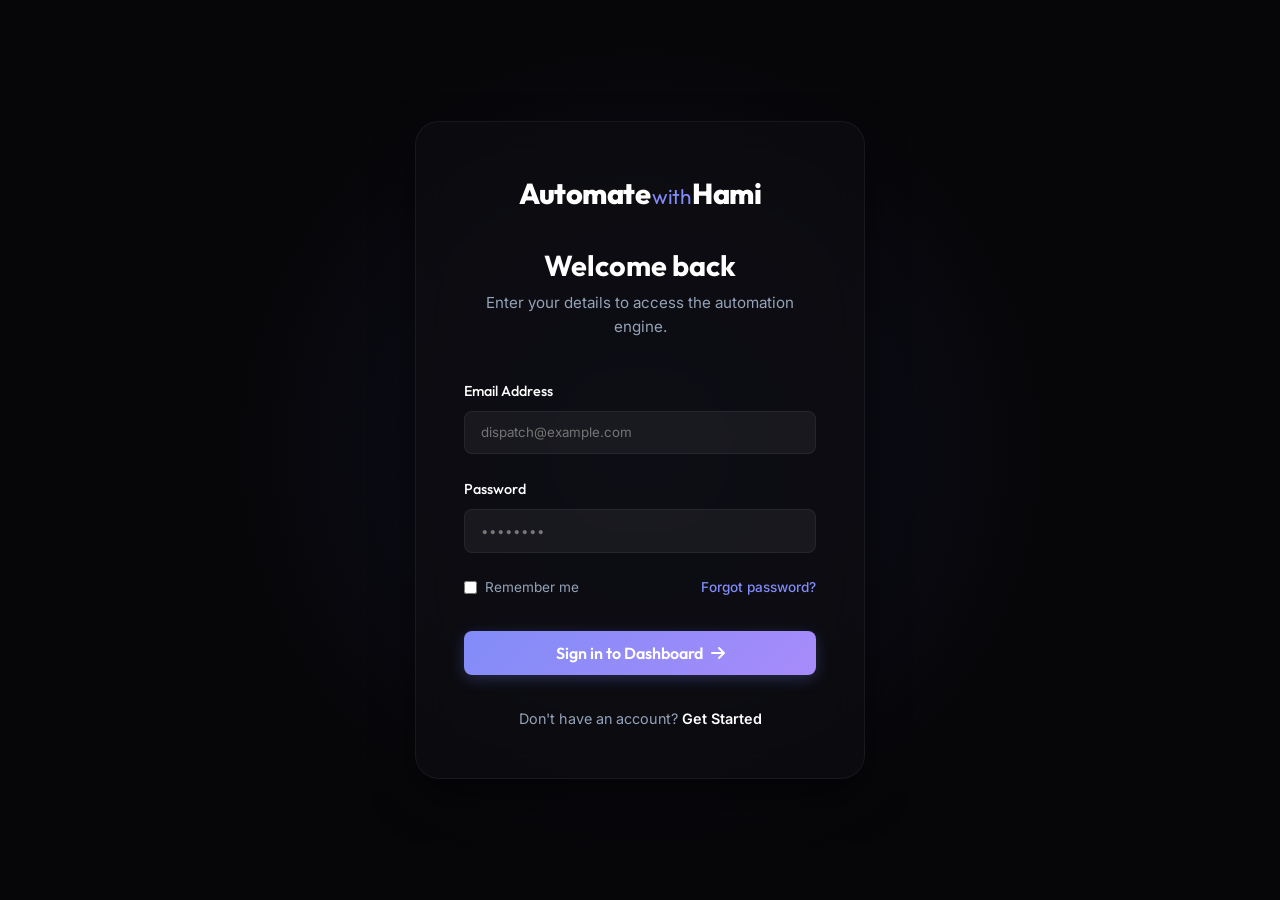
<file: login.html>
<!DOCTYPE html>
<html lang="en">
<head>
    <meta charset="UTF-8">
    <meta name="viewport" content="width=device-width, initial-scale=1.0">
    <title>Login - Automate with Hami</title>
    <link href="https://fonts.googleapis.com/css2?family=Outfit:wght@300;400;500;600;700;800&family=Inter:wght@400;500;600&display=swap" rel="stylesheet">
    <link rel="stylesheet" href="https://cdnjs.cloudflare.com/ajax/libs/font-awesome/6.4.0/css/all.min.css">
    <link rel="stylesheet" href="css/style.css">
    <style>
        .auth-container {
            min-height: 100vh;
            display: flex;
            align-items: center;
            justify-content: center;
            background: var(--bg-main);
            position: relative;
            overflow: hidden;
        }

        .auth-bg-glow {
            position: absolute;
            top: 50%;
            left: 50%;
            transform: translate(-50%, -50%);
            width: 80vw;
            height: 80vw;
            background: radial-gradient(circle, rgba(99,102,241,0.1) 0%, rgba(10,10,13,0) 60%);
            z-index: 0;
            pointer-events: none;
        }

        .auth-card {
            background: var(--bg-glass);
            backdrop-filter: blur(16px);
            -webkit-backdrop-filter: blur(16px);
            border: 1px solid var(--border-light);
            border-radius: 24px;
            padding: 3rem;
            width: 100%;
            max-width: 450px;
            z-index: 1;
            box-shadow: 0 20px 40px rgba(0,0,0,0.5);
        }

        .auth-card .logo {
            display: block;
            text-align: center;
            margin-bottom: 2rem;
            font-size: 1.8rem;
        }

        .auth-header {
            text-align: center;
            margin-bottom: 2.5rem;
        }

        .auth-header h2 {
            font-size: 1.8rem;
            margin-bottom: 0.5rem;
        }

        .auth-header p {
            color: var(--text-secondary);
            font-size: 0.95rem;
        }

        .form-group {
            margin-bottom: 1.5rem;
        }

        .form-label {
            display: block;
            font-family: var(--font-heading);
            font-size: 0.9rem;
            font-weight: 500;
            margin-bottom: 0.5rem;
            color: var(--text-primary);
        }

        .form-control {
            width: 100%;
            padding: 0.8rem 1rem;
            background: rgba(255, 255, 255, 0.05);
            border: 1px solid var(--border-light);
            border-radius: 8px;
            color: var(--text-primary);
            font-family: var(--font-body);
            transition: border-color var(--transition-fast), background var(--transition-fast);
        }

        .form-control:focus {
            outline: none;
            border-color: var(--accent-primary);
            background: rgba(255, 255, 255, 0.08);
            box-shadow: 0 0 0 3px var(--accent-glow);
        }

        .form-options {
            display: flex;
            justify-content: space-between;
            align-items: center;
            margin-bottom: 2rem;
            font-size: 0.85rem;
        }

        .checkbox-label {
            display: flex;
            align-items: center;
            gap: 0.5rem;
            cursor: pointer;
            color: var(--text-secondary);
        }

        .forgot-link {
            color: var(--accent-primary);
            font-weight: 500;
        }

        .auth-footer {
            margin-top: 2rem;
            text-align: center;
            font-size: 0.9rem;
            color: var(--text-secondary);
        }

        .auth-footer a {
            color: var(--text-primary);
            font-weight: 600;
        }

        .auth-footer a:hover {
            text-decoration: underline;
        }
    </style>
</head>
<body>
    <div class="auth-container fade-in appear">
        <div class="auth-bg-glow"></div>
        <div class="auth-card">
            <a href="index.html" class="logo">Automate<span class="highlight">with</span>Hami</a>
            
            <div class="auth-header">
                <h2>Welcome back</h2>
                <p>Enter your details to access the automation engine.</p>
            </div>

            <form id="loginForm">
                <div class="form-group">
                    <label class="form-label" for="email">Email Address</label>
                    <input type="email" id="email" class="form-control" placeholder="dispatch@example.com" required>
                </div>

                <div class="form-group">
                    <label class="form-label" for="password">Password</label>
                    <input type="password" id="password" class="form-control" placeholder="••••••••" required>
                </div>

                <div class="form-options">
                    <label class="checkbox-label">
                        <input type="checkbox"> Remember me
                    </label>
                    <a href="#" class="forgot-link">Forgot password?</a>
                </div>

                <button type="submit" class="btn btn-primary w-100">Sign in to Dashboard <i class="fa-solid fa-arrow-right"></i></button>
            </form>

            <script>
                document.getElementById('loginForm').addEventListener('submit', async function(e) {
                    e.preventDefault();
                    const email = document.getElementById('email').value;
                    const password = document.getElementById('password').value;
                    const btn = this.querySelector('button[type="submit"]');
                    btn.innerHTML = '<i class="fa-solid fa-spinner fa-spin"></i> Checking...';
                    
                    try {
                        const res = await fetch('http://localhost:3000/api/auth/login', {
                            method: 'POST',
                            headers: { 'Content-Type': 'application/json' },
                            body: JSON.stringify({ email, password })
                        });
                        const data = await res.json();
                        
                        if (data.success) {
                            localStorage.setItem('adminEmail', data.email);
                            window.location.href = 'dashboard.html';
                        } else {
                            alert(data.error || 'Login failed');
                            btn.innerHTML = 'Sign in to Dashboard <i class="fa-solid fa-arrow-right"></i>';
                        }
                    } catch (err) {
                        alert('Could not connect to server. Is it running?');
                        btn.innerHTML = 'Sign in to Dashboard <i class="fa-solid fa-arrow-right"></i>';
                    }
                });
            </script>

            <div class="auth-footer">
                Don't have an account? <a href="register.html">Get Started</a>
            </div>
        </div>
    </div>
    <script src="js/cursor.js"></script>
</body>
</html>
</file>
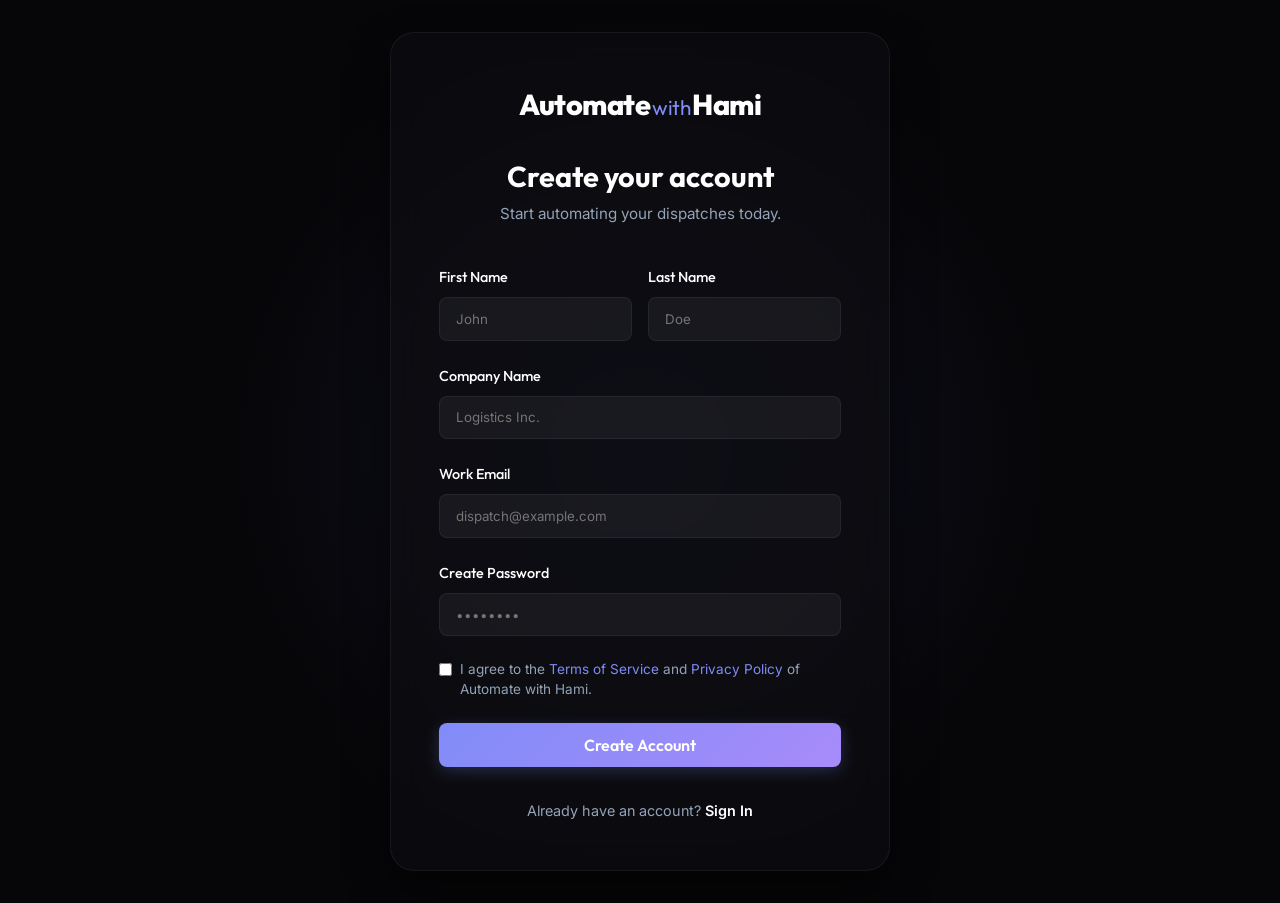
<file: register.html>
<!DOCTYPE html>
<html lang="en">
<head>
    <meta charset="UTF-8">
    <meta name="viewport" content="width=device-width, initial-scale=1.0">
    <title>Register - Automate with Hami</title>
    <link href="https://fonts.googleapis.com/css2?family=Outfit:wght@300;400;500;600;700;800&family=Inter:wght@400;500;600&display=swap" rel="stylesheet">
    <link rel="stylesheet" href="https://cdnjs.cloudflare.com/ajax/libs/font-awesome/6.4.0/css/all.min.css">
    <link rel="stylesheet" href="css/style.css">
    <style>
        .auth-container {
            min-height: 100vh;
            display: flex;
            align-items: center;
            justify-content: center;
            background: var(--bg-main);
            position: relative;
            overflow: hidden;
            padding: 2rem 0;
        }

        .auth-bg-glow {
            position: absolute;
            top: 50%;
            left: 50%;
            transform: translate(-50%, -50%);
            width: 80vw;
            height: 80vw;
            background: radial-gradient(circle, rgba(99,102,241,0.1) 0%, rgba(10,10,13,0) 60%);
            z-index: 0;
            pointer-events: none;
        }

        .auth-card {
            background: var(--bg-glass);
            backdrop-filter: blur(16px);
            -webkit-backdrop-filter: blur(16px);
            border: 1px solid var(--border-light);
            border-radius: 24px;
            padding: 3rem;
            width: 100%;
            max-width: 500px;
            z-index: 1;
            box-shadow: 0 20px 40px rgba(0,0,0,0.5);
        }

        .auth-card .logo {
            display: block;
            text-align: center;
            margin-bottom: 2rem;
            font-size: 1.8rem;
        }

        .auth-header {
            text-align: center;
            margin-bottom: 2.5rem;
        }

        .auth-header h2 {
            font-size: 1.8rem;
            margin-bottom: 0.5rem;
        }

        .auth-header p {
            color: var(--text-secondary);
            font-size: 0.95rem;
        }

        .form-row {
            display: flex;
            gap: 1rem;
        }

        .form-group {
            margin-bottom: 1.5rem;
            flex: 1;
        }

        .form-label {
            display: block;
            font-family: var(--font-heading);
            font-size: 0.9rem;
            font-weight: 500;
            margin-bottom: 0.5rem;
            color: var(--text-primary);
        }

        .form-control {
            width: 100%;
            padding: 0.8rem 1rem;
            background: rgba(255, 255, 255, 0.05);
            border: 1px solid var(--border-light);
            border-radius: 8px;
            color: var(--text-primary);
            font-family: var(--font-body);
            transition: border-color var(--transition-fast), background var(--transition-fast);
        }

        .form-control:focus {
            outline: none;
            border-color: var(--accent-primary);
            background: rgba(255, 255, 255, 0.08);
            box-shadow: 0 0 0 3px var(--accent-glow);
        }

        .checkbox-label {
            display: flex;
            align-items: flex-start;
            gap: 0.5rem;
            cursor: pointer;
            color: var(--text-secondary);
            font-size: 0.85rem;
            margin-bottom: 1.5rem;
            line-height: 1.4;
        }

        .checkbox-label a {
            color: var(--accent-primary);
        }

        .auth-footer {
            margin-top: 2rem;
            text-align: center;
            font-size: 0.9rem;
            color: var(--text-secondary);
        }

        .auth-footer a {
            color: var(--text-primary);
            font-weight: 600;
        }

        .auth-footer a:hover {
            text-decoration: underline;
        }
    </style>
</head>
<body>
    <div class="auth-container fade-in appear">
        <div class="auth-bg-glow"></div>
        <div class="auth-card">
            <a href="index.html" class="logo">Automate<span class="highlight">with</span>Hami</a>
            
            <div class="auth-header">
                <h2>Create your account</h2>
                <p>Start automating your dispatches today.</p>
            </div>

            <form id="registerForm">
                <div class="form-row">
                    <div class="form-group">
                        <label class="form-label" for="fname">First Name</label>
                        <input type="text" id="fname" class="form-control" placeholder="John" required>
                    </div>
                    <div class="form-group">
                        <label class="form-label" for="lname">Last Name</label>
                        <input type="text" id="lname" class="form-control" placeholder="Doe" required>
                    </div>
                </div>

                <div class="form-group">
                    <label class="form-label" for="company">Company Name</label>
                    <input type="text" id="company" class="form-control" placeholder="Logistics Inc.">
                </div>

                <div class="form-group">
                    <label class="form-label" for="email">Work Email</label>
                    <input type="email" id="email" class="form-control" placeholder="dispatch@example.com" required>
                </div>

                <div class="form-group">
                    <label class="form-label" for="password">Create Password</label>
                    <input type="password" id="password" class="form-control" placeholder="••••••••" required>
                </div>

                <label class="checkbox-label">
                    <input type="checkbox" required style="margin-top: 3px;"> 
                    <span>I agree to the <a href="#">Terms of Service</a> and <a href="#">Privacy Policy</a> of Automate with Hami.</span>
                </label>

                <button type="submit" class="btn btn-primary w-100">Create Account</button>
            </form>

            <script>
                document.getElementById('registerForm').addEventListener('submit', async function(e) {
                    e.preventDefault();
                    
                    const firstName = document.getElementById('fname').value;
                    const lastName = document.getElementById('lname').value;
                    const companyName = document.getElementById('company').value;
                    const email = document.getElementById('email').value;
                    const password = document.getElementById('password').value;
                    
                    const btn = this.querySelector('button[type="submit"]');
                    btn.innerHTML = '<i class="fa-solid fa-spinner fa-spin"></i> Creating...';
                    
                    try {
                        const res = await fetch('http://localhost:3000/api/auth/register', {
                            method: 'POST',
                            headers: { 'Content-Type': 'application/json' },
                            body: JSON.stringify({ firstName, lastName, companyName, email, password })
                        });
                        const data = await res.json();
                        
                        if (data.success) {
                            alert('Account created successfully! Please log in.');
                            window.location.href = 'login.html';
                        } else {
                            alert(data.error || 'Registration failed');
                            btn.innerHTML = 'Create Account';
                        }
                    } catch (err) {
                        alert('Could not connect to server.');
                        btn.innerHTML = 'Create Account';
                    }
                });
            </script>

            <div class="auth-footer">
                Already have an account? <a href="login.html">Sign In</a>
            </div>
        </div>
    </div>
    <script src="js/cursor.js"></script>
</body>
</html>
</file>
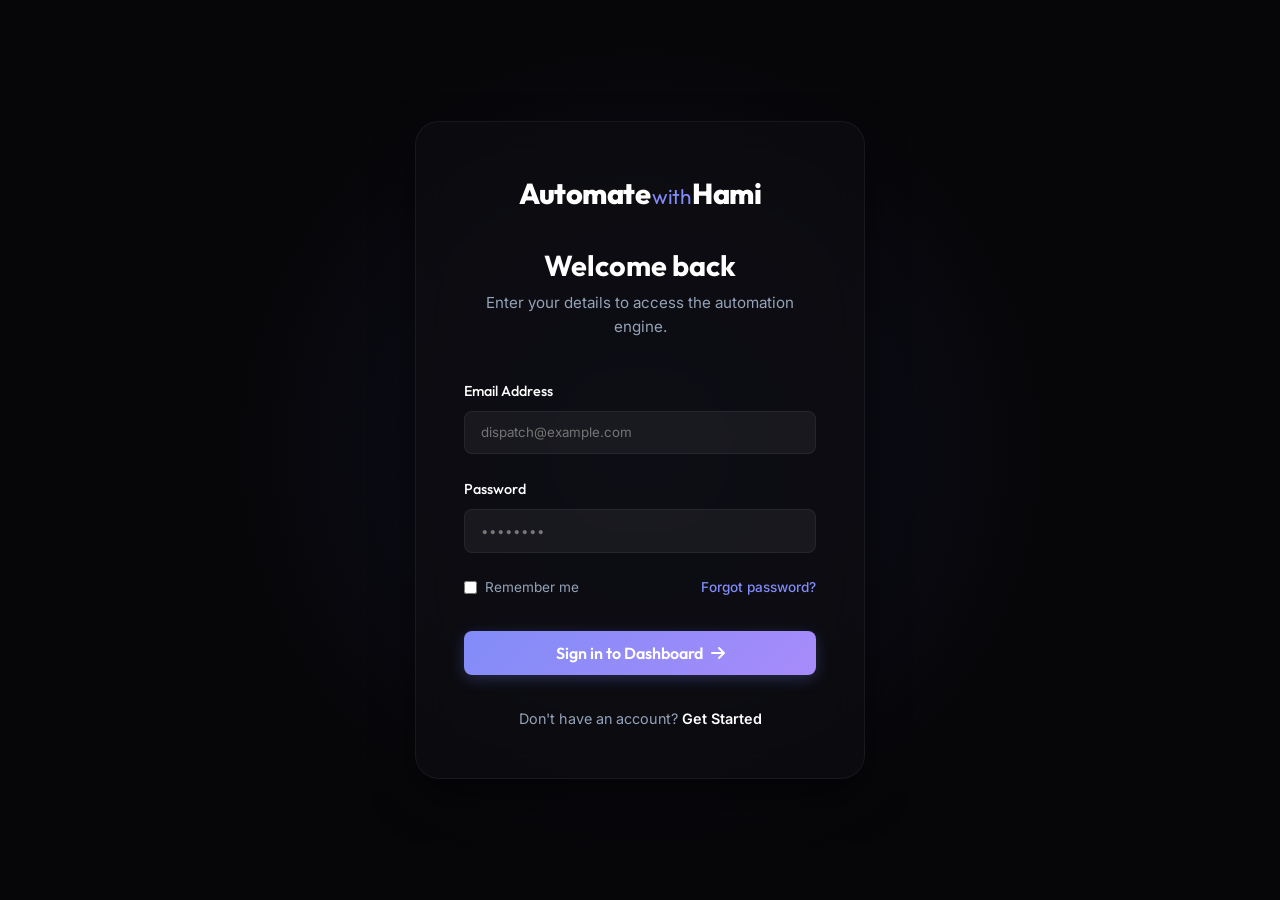
<file: settings.html>
<!DOCTYPE html>
<html lang="en">
<head>
    <meta charset="UTF-8">
    <meta name="viewport" content="width=device-width, initial-scale=1.0">
    <title>Dashboard - Automate with Hami</title>
    <link href="https://fonts.googleapis.com/css2?family=Outfit:wght@300;400;500;600;700;800&family=Inter:wght@400;500;600&display=swap" rel="stylesheet">
    <link rel="stylesheet" href="https://cdnjs.cloudflare.com/ajax/libs/font-awesome/6.4.0/css/all.min.css">
    <link rel="stylesheet" href="css/style.css">
    <link rel="stylesheet" href="css/dashboard.css">
</head>
<body class="dashboard-body">

    <!-- Sidebar -->
    <aside class="sidebar" id="sidebar">
        <div class="sidebar-header">
            <a href="index.html" class="logo text-gradient">Automate with Hami</a>
            <i class="fa-solid fa-bars" id="sidebarToggle" style="cursor: pointer; color: var(--text-secondary);"></i>
        </div>
        
        <nav class="sidebar-nav">
            <a href="dashboard.html" class="nav-item">
                <i class="fa-solid fa-house"></i> <span>Overview</span>
            </a>
            <a href="campaigns.html" class="nav-item">
                <i class="fa-solid fa-paper-plane"></i> <span>Campaigns</span>
            </a>
            <a href="accounts.html" class="nav-item">
                <i class="fa-solid fa-envelope"></i> <span>Email Accounts</span>
            </a>
            <a href="leads.html" class="nav-item">
                <i class="fa-solid fa-database"></i> <span>Built-in Leads</span>
            </a>
            <a href="analytics.html" class="nav-item">
                <i class="fa-solid fa-chart-simple"></i> <span>Analytics</span>
            </a>
            <a href="settings.html" class="nav-item active">
                <i class="fa-solid fa-gear"></i> <span>Settings</span>
            </a>
        </nav>

        <div class="sidebar-footer">
            <div class="user-profile">
                <div class="profile-avatar">AH</div>
                <div class="profile-info">
                    <h4>Admin User</h4>
                    <span>admin@automatehq.com</span>
                </div>
                <a href="login.html" style="margin-left: auto; color: var(--text-secondary);"><i class="fa-solid fa-right-from-bracket"></i></a>
            </div>
        </div>
    </aside>

    <!-- Main Content -->
    <main class="main-wrapper">
        <!-- Top Header -->
        <header class="top-header" style="justify-content: flex-end;">            
            <div class="header-actions" style="position: relative;">
                <button class="btn btn-primary" onclick="window.location.href='campaigns.html'"><i class="fa-solid fa-plus"></i> New Campaign</button>
                <button class="notification-btn" id="notificationBtn">
                    <i class="fa-solid fa-bell"></i>
                    <span class="notification-badge" id="notificationBadge" style="display: none;">0</span>
                </button>
                <div id="notificationDropdown" style="display: none; position: absolute; right: 0; top: 120%; width: 300px; background: var(--bg-secondary); border: 1px solid var(--border-light); border-radius: 12px; padding: 1rem; box-shadow: 0 10px 30px rgba(0,0,0,0.5); z-index: 50;">
                    <h4 style="margin-bottom: 0.8rem; font-size: 0.95rem; border-bottom: 1px solid var(--border-light); padding-bottom: 0.5rem;">Notifications</h4>
                    <div id="notificationList" style="max-height: 250px; overflow-y: auto; font-size: 0.85rem; color: var(--text-secondary);">
                        <div style="padding: 0.5rem; border-bottom: 1px solid var(--border-light);">No new notifications.</div>
                    </div>
                </div>
            </div>
        </header>

        <!-- Settings View -->
        <div class="main-content fade-in appear">
            <div class="page-header">
                <div class="page-title">
                    <h1>Engine Settings</h1>
                    <p>Global architectural constraints and rotation algorithms.</p>
                </div>
            </div>

            <div class="panel" style="max-width: 600px;">
                <div class="panel-header">
                    <h3>Account Defaults</h3>
                </div>
                
                <div class="form-group" style="margin-bottom: 1.5rem;">
                    <label style="display: block; font-size: 0.85rem; color: var(--text-secondary); margin-bottom: 0.5rem;">Global Daily Sending Limit (Per Node)</label>
                    <input type="number" id="setting_dailyLimit" class="form-control" style="width: 100%; padding: 0.8rem; background: var(--bg-main); border: 1px solid var(--border-hover); border-radius: 8px; color: var(--text-primary);" value="150">
                    <small style="color: var(--text-secondary); display: block; margin-top: 0.5rem; font-size: 0.75rem;">Protects nodes from spam filters. Hard throttle threshold.</small>
                </div>
                
                <div class="form-group" style="margin-bottom: 1.5rem;">
                    <label style="display: block; font-size: 0.85rem; color: var(--text-secondary); margin-bottom: 0.5rem;">Default Action Delay (Seconds)</label>
                    <input type="number" id="setting_defaultDelay" class="form-control" style="width: 100%; padding: 0.8rem; background: var(--bg-main); border: 1px solid var(--border-hover); border-radius: 8px; color: var(--text-primary);" value="60">
                    <small style="color: var(--text-secondary); display: block; margin-top: 0.5rem; font-size: 0.75rem;">Default amount of seconds to wait before rotating through sequence queue.</small>
                </div>

                <div class="form-group" style="margin-bottom: 2rem;">
                    <label style="display: block; font-size: 0.85rem; color: var(--text-secondary); margin-bottom: 0.5rem;">Timezone Strategy</label>
                    <select id="setting_timezone" class="form-control" style="width: 100%; padding: 0.8rem; background: var(--bg-main); border: 1px solid var(--border-hover); border-radius: 8px; color: var(--text-primary);">
                        <option value="EST">EST (Eastern Standard Time)</option>
                        <option value="CST">CST (Central Standard Time)</option>
                        <option value="PST">PST (Pacific Standard Time)</option>
                    </select>
                </div>

                <button class="btn btn-primary w-100" id="saveSettingsBtn"><i class="fa-solid fa-floppy-disk"></i> Save Constraints</button>
            </div>
        </div>
    </main>

    <script src="js/dashboard.js"></script>
    <script src="js/theme.js"></script>
    <script src="js/cursor.js"></script>
</body>
</html>
</file>
<file: css/style.css>
/* =========================================================================
   Automate with Hami - Premium Landing Page Styles
   ========================================================================= */

/* --- CSS Variables & Theming --- */
:root {
    --bg-main: #060608;
    --bg-secondary: #0d0d12;
    --bg-glass: rgba(13, 13, 18, 0.7);
    --bg-card: linear-gradient(135deg, rgba(26, 26, 36, 0.8) 0%, rgba(13, 13, 18, 0.8) 100%);
    
    --text-primary: #ffffff;
    --text-secondary: #94a3b8;
    --text-muted: #64748b;
    
    --accent-primary: #818cf8; /* Light Indigo */
    --accent-secondary: #a78bfa; /* Light Violet */
    --accent-glow: rgba(129, 140, 248, 0.25);
    
    --success: #10b981;
    --error: #ef4444;
    
    --border-light: rgba(255, 255, 255, 0.06);
    --border-hover: rgba(255, 255, 255, 0.12);
    
    --font-heading: 'Outfit', sans-serif;
    --font-body: 'Inter', sans-serif;
    
    --transition-fast: 0.25s ease;
    --transition-smooth: 0.5s cubic-bezier(0.16, 1, 0.3, 1);
}

[data-theme="light"] {
    --bg-main: #f8fafc;
    --bg-secondary: #ffffff;
    --bg-glass: rgba(255, 255, 255, 0.7);
    --bg-card: #ffffff;
    
    --text-primary: #0f172a;
    --text-secondary: #475569;
    --text-muted: #94a3b8;
    
    --accent-primary: #6366f1;
    --accent-secondary: #8b5cf6;
    --accent-glow: rgba(99, 102, 241, 0.25);
    
    --border-light: rgba(0, 0, 0, 0.08);
    --border-hover: rgba(0, 0, 0, 0.15);
}

[data-theme="cosmic"] {
    --bg-main: #0a0515;
    --bg-secondary: #14092b;
    --bg-glass: rgba(20, 9, 43, 0.7);
    --bg-card: linear-gradient(135deg, rgba(38, 15, 87, 0.8) 0%, rgba(20, 9, 43, 0.8) 100%);
    
    --text-primary: #ffffff;
    --text-secondary: #b4a8d8;
    --text-muted: #6f6492;
    
    --accent-primary: #ec4899; /* Neon Pink */
    --accent-secondary: #8b5cf6;
    --accent-glow: rgba(236, 72, 153, 0.4);
    
    --border-light: rgba(236, 72, 153, 0.15);
    --border-hover: rgba(236, 72, 153, 0.3);
}

/* --- Resets & Base --- */
* {
    margin: 0;
    padding: 0;
    box-sizing: border-box;
    scroll-behavior: smooth;
}

body {
    font-family: var(--font-body);
    background-color: var(--bg-main);
    color: var(--text-primary);
    line-height: 1.6;
    overflow-x: hidden;
}

h1, h2, h3, h4, h5, h6 {
    font-family: var(--font-heading);
    color: var(--text-primary);
    line-height: 1.2;
}

h2 {
    font-size: 2.5rem;
    font-weight: 700;
    margin-bottom: 1rem;
}

h3 {
    font-size: 1.5rem;
    font-weight: 600;
}

p {
    color: var(--text-secondary);
}

a {
    text-decoration: none;
    color: var(--text-primary);
    transition: color var(--transition-fast);
}

a:hover {
    color: var(--accent-primary);
}

ul {
    list-style: none;
}

.container {
    max-width: 1200px;
    margin: 0 auto;
    padding: 0 5%;
}

.text-center {
    text-align: center;
}

.text-gradient {
    background: linear-gradient(135deg, var(--accent-primary), var(--accent-secondary));
    -webkit-background-clip: text;
    -webkit-text-fill-color: transparent;
    background-clip: text;
}

.gradient-text {
    background: linear-gradient(to right, #ffffff, #a1a1aa);
    -webkit-background-clip: text;
    -webkit-text-fill-color: transparent;
}

.text-green {
    color: var(--success);
}

.mt-4 {
    margin-top: 1.5rem;
}

.w-100 {
    width: 100%;
}

/* --- Buttons --- */
.btn {
    display: inline-flex;
    align-items: center;
    justify-content: center;
    gap: 0.5rem;
    padding: 0.75rem 1.5rem;
    border-radius: 8px;
    font-family: var(--font-heading);
    font-weight: 600;
    cursor: pointer;
    transition: all var(--transition-fast);
    border: none;
    font-size: 1rem;
}

.btn-primary {
    background: linear-gradient(135deg, var(--accent-primary), var(--accent-secondary));
    color: #fff;
    box-shadow: 0 4px 15px var(--accent-glow);
}

.btn-primary:hover {
    transform: translateY(-2px);
    box-shadow: 0 6px 20px rgba(139, 92, 246, 0.4);
    color: #fff;
}

.btn-secondary {
    background: var(--border-light);
    color: #fff;
    border: 1px solid var(--border-hover);
}

.btn-secondary:hover {
    background: var(--border-hover);
    transform: translateY(-2px);
}

.btn-ghost {
    background: transparent;
    color: var(--text-secondary);
}

.btn-ghost:hover {
    color: #fff;
}

.btn-outline {
    background: transparent;
    border: 1px solid var(--accent-primary);
    color: var(--accent-primary);
}

.btn-outline:hover {
    background: var(--accent-glow);
}

.btn-lg {
    padding: 1rem 2rem;
    font-size: 1.125rem;
}

/* --- Navbar (Glassmorphism) --- */
.navbar {
    position: fixed;
    top: 0;
    width: 100%;
    z-index: 1000;
    padding: 1.25rem 0;
    background: transparent;
    transition: all var(--transition-smooth);
    border-bottom: 1px solid transparent;
}

.navbar.scrolled {
    background: var(--bg-glass);
    backdrop-filter: blur(20px);
    -webkit-backdrop-filter: blur(20px);
    border-bottom: 1px solid var(--border-light);
    padding: 0.8rem 0;
}

.nav-content {
    display: flex;
    justify-content: space-between;
    align-items: center;
}

.logo {
    font-family: var(--font-heading);
    font-size: 1.5rem;
    font-weight: 800;
    letter-spacing: -0.5px;
    color: #fff;
}

.logo .highlight {
    color: var(--accent-primary);
    font-weight: 400;
    font-size: 1.3rem;
    margin: 0 2px;
}

.nav-links {
    display: flex;
    gap: 2rem;
}

.nav-links a {
    font-size: 0.95rem;
    font-weight: 500;
    color: var(--text-secondary);
    position: relative;
}

.nav-links a::after {
    content: '';
    position: absolute;
    bottom: -4px;
    left: 0;
    width: 0%;
    height: 2px;
    background: var(--accent-primary);
    transition: width var(--transition-fast);
}

.nav-links a:hover {
    color: #fff;
}

.nav-links a:hover::after {
    width: 100%;
}

.auth-buttons {
    display: flex;
    gap: 1rem;
    align-items: center;
}

.mobile-menu-btn {
    display: none;
    font-size: 1.5rem;
    cursor: pointer;
    color: #fff;
}

/* Mobile Nav */
.mobile-nav {
    position: fixed;
    top: 0;
    right: -100%;
    width: 300px;
    height: 100vh;
    background: var(--bg-secondary);
    z-index: 999;
    transition: right var(--transition-smooth);
    padding-top: 80px;
    border-left: 1px solid var(--border-light);
    box-shadow: -10px 0 30px rgba(0,0,0,0.5);
}

.mobile-nav.active {
    right: 0;
}

.mobile-nav-content {
    display: flex;
    flex-direction: column;
    padding: 2rem;
    gap: 1.5rem;
}

.mobile-nav hr {
    border: none;
    border-bottom: 1px solid var(--border-light);
    margin: 1rem 0;
}

.mobile-link {
    font-size: 1.1rem;
    font-weight: 500;
}

/* --- Hero Section --- */
.hero {
    position: relative;
    padding: 160px 0 80px;
    min-height: 100vh;
    display: flex;
    align-items: center;
    overflow: hidden;
}

.hero-bg-glow {
    position: absolute;
    top: 20%;
    left: 50%;
    transform: translate(-50%, -50%);
    width: 60vw;
    height: 60vw;
    background: radial-gradient(circle, rgba(99,102,241,0.15) 0%, rgba(10,10,13,0) 70%);
    z-index: -1;
    pointer-events: none;
}

.hero h1 {
    font-size: 4.5rem;
    font-weight: 800;
    letter-spacing: -3px;
    margin-bottom: 1.5rem;
    line-height: 1.1;
}

.hero-subtitle {
    font-size: 1.25rem;
    max-width: 800px;
    margin: 0 auto 2.5rem;
    color: var(--text-secondary);
}

.hero-actions {
    display: flex;
    justify-content: center;
    gap: 1.5rem;
    margin-bottom: 4rem;
}

.badge {
    display: inline-block;
    padding: 0.5rem 1rem;
    background: var(--border-light);
    border: 1px solid var(--border-hover);
    border-radius: 50px;
    font-size: 0.875rem;
    font-weight: 500;
    color: var(--accent-secondary);
    margin-bottom: 1.5rem;
    backdrop-filter: blur(4px);
}

.stats-grid {
    display: grid;
    grid-template-columns: repeat(4, 1fr);
    gap: 2rem;
    max-width: 1000px;
    margin: 0 auto;
    border-top: 1px solid var(--border-light);
    padding-top: 3rem;
}

.stat-card {
    text-align: center;
}

.stat-value {
    font-size: 2.5rem;
    font-weight: 800;
    color: #fff;
    margin-bottom: 0.5rem;
}

.stat-label {
    font-size: 0.95rem;
    text-transform: uppercase;
    letter-spacing: 1px;
    color: var(--text-secondary);
    font-weight: 600;
}

/* --- Highlights Section --- */
.highlights {
    padding: 6rem 0;
    background: var(--bg-secondary);
    border-top: 1px solid var(--border-light);
    border-bottom: 1px solid var(--border-light);
}

.section-header {
    max-width: 700px;
    margin: 0 auto 4rem;
}

.features-grid {
    display: grid;
    grid-template-columns: repeat(auto-fit, minmax(320px, 1fr));
    gap: 2rem;
}

.feature-card {
    background: var(--bg-card);
    backdrop-filter: blur(10px);
    border: 1px solid var(--border-light);
    border-radius: 20px;
    padding: 2.5rem;
    transition: transform var(--transition-smooth), border-color var(--transition-fast), box-shadow var(--transition-smooth);
}

.feature-card:hover {
    transform: translateY(-8px);
    border-color: var(--accent-primary);
    box-shadow: 0 20px 40px rgba(0,0,0,0.6), 0 0 20px var(--accent-glow);
}

.icon-box {
    width: 50px;
    height: 50px;
    border-radius: 12px;
    background: linear-gradient(135deg, rgba(99,102,241,0.2), rgba(139,92,246,0.1));
    display: flex;
    align-items: center;
    justify-content: center;
    font-size: 1.5rem;
    color: var(--accent-primary);
    margin-bottom: 1.5rem;
}

.feature-card h3 {
    margin-bottom: 1rem;
}

/* --- How it Works Split --- */
.how-it-works {
    padding: 8rem 0;
}

.content-split {
    display: flex;
    align-items: center;
    gap: 4rem;
}

.text-content {
    flex: 1;
}

.steps-list li {
    display: flex;
    align-items: flex-start;
    gap: 1rem;
    margin-bottom: 1rem;
    font-size: 1.1rem;
    color: var(--text-secondary);
}

.steps-list i {
    color: var(--accent-primary);
    margin-top: 5px;
}

.image-content {
    flex: 1;
    display: flex;
    justify-content: center;
}

.glass-image-container {
    width: 400px;
    height: 400px;
    background: linear-gradient(135deg, var(--border-light), transparent);
    border: 1px solid var(--border-light);
    border-radius: 30px;
    position: relative;
    display: flex;
    align-items: center;
    justify-content: center;
    box-shadow: 0 20px 50px rgba(0,0,0,0.3);
}

.splash-icon {
    font-size: 8rem;
    color: var(--accent-primary);
    filter: drop-shadow(0 0 20px var(--accent-glow));
}

.floating-bubble {
    position: absolute;
    background: var(--bg-glass);
    backdrop-filter: blur(10px);
    border: 1px solid var(--border-light);
    padding: 1rem 1.5rem;
    border-radius: 20px;
    display: flex;
    align-items: center;
    gap: 0.5rem;
    font-family: var(--font-heading);
    font-weight: 600;
    box-shadow: 0 10px 30px rgba(0,0,0,0.3);
    animation: float 6s ease-in-out infinite;
}

.floating-bubble.bubble-1 {
    top: 20%;
    left: -10%;
    color: #fff;
}

.floating-bubble.bubble-2 {
    bottom: 20%;
    right: -10%;
    animation-delay: 3s;
    color: var(--success);
}

@keyframes float {
    0% { transform: translateY(0px); }
    50% { transform: translateY(-20px); }
    100% { transform: translateY(0px); }
}

/* --- Testimonials --- */
.testimonials {
    padding: 6rem 0;
    background: var(--bg-secondary);
    border-top: 1px solid var(--border-light);
}

.testimonials-grid {
    display: grid;
    grid-template-columns: repeat(auto-fit, minmax(300px, 1fr));
    gap: 2rem;
}

.testimonial-card {
    background: var(--bg-card);
    backdrop-filter: blur(10px);
    padding: 2.5rem;
    border-radius: 20px;
    border: 1px solid var(--border-light);
    transition: transform var(--transition-smooth);
}

.testimonial-card:hover {
    transform: translateY(-5px);
    border-color: var(--border-hover);
}

.stars {
    color: #fbbf24;
    margin-bottom: 1rem;
    font-size: 0.9rem;
}

.review-text {
    font-size: 1.1rem;
    font-style: italic;
    margin-bottom: 2rem;
    color: #fff;
}

.user-info {
    display: flex;
    align-items: center;
    gap: 1rem;
    border-top: 1px solid var(--border-light);
    padding-top: 1rem;
}

.avatar {
    width: 40px;
    height: 40px;
    border-radius: 50%;
    background: var(--border-light);
    display: flex;
    align-items: center;
    justify-content: center;
    color: var(--text-secondary);
}

.user-info h4 {
    font-size: 1rem;
    margin-bottom: 0.2rem;
}

.user-info span {
    font-size: 0.85rem;
    color: var(--text-muted);
}

/* --- Pricing System --- */
.pricing {
    padding: 8rem 0;
}

.yearly-deal {
    display: inline-block;
    background: rgba(16, 185, 129, 0.1);
    border: 1px solid rgba(16, 185, 129, 0.3);
    padding: 1rem 2rem;
    border-radius: 12px;
    margin-top: 1rem;
}

.highlight-link {
    color: var(--success);
    font-weight: 700;
    text-decoration: underline;
}

.pricing-grid {
    display: grid;
    grid-template-columns: repeat(auto-fit, minmax(260px, 1fr));
    gap: 2rem;
    margin-top: 3rem;
    align-items: start;
}

.pricing-card {
    background: var(--bg-card);
    backdrop-filter: blur(10px);
    border: 1px solid var(--border-light);
    border-radius: 24px;
    padding: 3rem 2.5rem;
    position: relative;
    transition: transform var(--transition-smooth), border-color var(--transition-fast), box-shadow var(--transition-smooth);
    box-shadow: 0 15px 35px rgba(0,0,0,0.4);
}

.pricing-card:hover {
    transform: translateY(-10px);
    border-color: var(--accent-primary);
    box-shadow: 0 25px 50px rgba(0,0,0,0.6), 0 0 25px var(--accent-glow);
}

.pricing-card.popular {
    background: linear-gradient(135deg, rgba(30, 30, 45, 0.9) 0%, rgba(13, 13, 18, 0.9) 100%);
    border: 2px solid var(--accent-primary);
}

.popular-badge {
    position: absolute;
    top: -12px;
    left: 50%;
    transform: translateX(-50%);
    background: linear-gradient(135deg, var(--accent-primary), var(--accent-secondary));
    color: #fff;
    padding: 0.25rem 1rem;
    border-radius: 20px;
    font-size: 0.8rem;
    font-weight: 700;
    letter-spacing: 1px;
    text-transform: uppercase;
}

.pricing-card.broker-tier {
    background: var(--bg-main);
    border-style: dashed;
}

.pricing-card h3 {
    font-size: 1.8rem;
    margin-bottom: 0.5rem;
}

.tier-desc {
    font-size: 0.95rem;
    min-height: 48px;
}

.coaching-highlight {
    font-size: 0.85rem;
    color: var(--accent-secondary);
    font-weight: 600;
    margin-top: 0.5rem;
}

.divider {
    height: 1px;
    background: var(--border-light);
    margin: 1.5rem 0;
}

.features-list {
    margin-bottom: 2.5rem;
}

.features-list li {
    display: flex;
    align-items: flex-start;
    gap: 0.8rem;
    margin-bottom: 1rem;
    font-size: 0.95rem;
}

.features-list i {
    margin-top: 4px;
}

/* --- Footer --- */
footer {
    background: var(--bg-secondary);
    border-top: 1px solid var(--border-light);
    padding: 5rem 0 2rem;
}

.footer-grid {
    display: grid;
    grid-template-columns: 2fr 1fr 1fr 1fr;
    gap: 4rem;
    margin-bottom: 4rem;
}

.footer-brand h2 {
    font-size: 1.8rem;
    margin-bottom: 1rem;
}

.contact-methods a {
    display: block;
    margin-bottom: 0.5rem;
}

.contact-methods i {
    margin-right: 0.5rem;
    color: var(--success);
}

.muted {
    color: var(--text-muted);
}

.footer-links h4 {
    margin-bottom: 1.5rem;
    font-size: 1.1rem;
}

.footer-links li {
    margin-bottom: 0.8rem;
}

.footer-bottom {
    display: flex;
    justify-content: space-between;
    align-items: center;
    padding-top: 2rem;
    border-top: 1px solid var(--border-light);
}

.social-links {
    display: flex;
    gap: 1.5rem;
}

.social-links a {
    font-size: 1.25rem;
}

/* --- Animations & Utilities --- */
.fade-in {
    opacity: 0;
    transform: translateY(20px);
    transition: opacity 0.8s ease, transform 0.8s ease;
}

.fade-in.appear {
    opacity: 1;
    transform: translateY(0);
}

.reveal {
    opacity: 0;
    transform: translateY(40px);
    transition: all 0.8s cubic-bezier(0.5, 0, 0, 1);
}

.reveal.active {
    opacity: 1;
    transform: translateY(0);
}

.dl-1 { transition-delay: 0.1s; }
.dl-2 { transition-delay: 0.2s; }
.dl-3 { transition-delay: 0.3s; }
.dl-4 { transition-delay: 0.4s; }
.delay-1 { transition-delay: 0.2s; }
.delay-2 { transition-delay: 0.4s; }

/* --- Responsive Layout --- */
@media (max-width: 992px) {
    .content-split {
        flex-direction: column;
    }
    .footer-grid {
        grid-template-columns: 1fr 1fr;
    }
}

/* --- Theme Switcher Form Controls Support --- */
[data-theme="light"] .form-control {
    background: rgba(0, 0, 0, 0.03) !important;
    color: var(--text-primary) !important;
}
[data-theme="light"] .panel, [data-theme="light"] .account-card, [data-theme="light"] .stat-card, [data-theme="light"] .dash-card {
    background: #ffffff !important;
}

/* --- Floating Theme Switcher Widget --- */
.theme-switcher {
    position: fixed;
    bottom: 2rem;
    right: 2rem;
    background: var(--bg-glass);
    backdrop-filter: blur(20px);
    -webkit-backdrop-filter: blur(20px);
    border: 1px solid var(--border-light);
    border-radius: 30px;
    display: flex;
    gap: 0.5rem;
    padding: 0.5rem;
    z-index: 9999;
    box-shadow: 0 10px 30px rgba(0,0,0,0.5);
}

.theme-switcher button {
    background: none;
    border: none;
    color: var(--text-secondary);
    width: 40px;
    height: 40px;
    border-radius: 50%;
    cursor: pointer;
    font-size: 1.1rem;
    transition: all var(--transition-fast);
}

.theme-switcher button:hover,
[data-theme="dark"] .theme-switcher button[data-id="dark"],
[data-theme="light"] .theme-switcher button[data-id="light"],
[data-theme="cosmic"] .theme-switcher button[data-id="cosmic"] {
    background: var(--accent-primary);
    color: #fff;
    box-shadow: 0 0 15px var(--accent-glow);
}

@media (max-width: 768px) {
    .nav-links, .auth-buttons {
        display: none;
    }
    
    .mobile-menu-btn {
        display: block;
    }
    
    .hero h1 {
        font-size: 2.8rem;
    }
    
    .stats-grid {
        grid-template-columns: 1fr 1fr;
    }
    
    .footer-grid {
        grid-template-columns: 1fr;
        gap: 2rem;
    }
    
    .footer-bottom {
        flex-direction: column;
        gap: 1rem;
        text-align: center;
    }
}
</file>
<file: css/dashboard.css>
/* =========================================================================
   Automate with Hami - Dashboard Styles (Post-Login)
   ========================================================================= */

   .dashboard-body {
    background-color: var(--bg-main);
    display: flex;
    overflow: hidden;
    height: 100vh;
}

/* --- Sidebar --- */
.sidebar {
    width: 280px;
    background: var(--bg-glass);
    backdrop-filter: blur(20px);
    -webkit-backdrop-filter: blur(20px);
    border-right: 1px solid var(--border-light);
    display: flex;
    flex-direction: column;
    height: 100vh;
    transition: width var(--transition-smooth);
    z-index: 10;
}

.sidebar-header {
    padding: 2rem 1.5rem;
    border-bottom: 1px solid var(--border-light);
    display: flex;
    align-items: center;
    justify-content: space-between;
}

.sidebar-header .logo {
    font-size: 1.4rem;
    font-weight: 800;
}

.sidebar-nav {
    flex: 1;
    padding: 2rem 1rem;
    overflow-y: auto;
}

.nav-item {
    display: flex;
    align-items: center;
    gap: 1rem;
    padding: 0.9rem 1.2rem;
    color: var(--text-secondary);
    border-radius: 12px;
    transition: all var(--transition-fast);
    font-size: 1rem;
    font-weight: 500;
    margin-bottom: 0.5rem;
    border: 1px solid transparent;
}

.nav-item i {
    font-size: 1.1rem;
    width: 20px;
    text-align: center;
}

.nav-item:hover {
    background: rgba(255, 255, 255, 0.05);
    color: var(--text-primary);
    border-color: var(--border-light);
}

.nav-item.active {
    background: var(--accent-glow);
    color: var(--text-primary);
    border-color: var(--accent-primary);
    box-shadow: 0 0 20px var(--accent-glow);
}

.sidebar-footer {
    padding: 1.5rem;
    border-top: 1px solid var(--border-light);
    background: rgba(0,0,0,0.2);
}

.user-profile {
    display: flex;
    align-items: center;
    gap: 1rem;
}

.profile-avatar {
    width: 40px;
    height: 40px;
    border-radius: 50%;
    background: linear-gradient(135deg, var(--accent-primary), var(--accent-secondary));
    display: flex;
    align-items: center;
    justify-content: center;
    color: #fff;
    font-weight: 700;
}

.profile-info h4 {
    font-size: 0.9rem;
    color: var(--text-primary);
}

.profile-info span {
    font-size: 0.8rem;
    color: var(--text-secondary);
}

/* --- Main Layout --- */
.main-wrapper {
    flex: 1;
    display: flex;
    flex-direction: column;
    overflow: hidden;
    position: relative;
    background: transparent;
}

/* Header */
.top-header {
    height: 80px;
    border-bottom: 1px solid var(--border-light);
    background: var(--bg-glass);
    backdrop-filter: blur(20px);
    -webkit-backdrop-filter: blur(20px);
    display: flex;
    align-items: center;
    justify-content: space-between;
    padding: 0 2.5rem;
    z-index: 5;
}

.header-search {
    position: relative;
    width: 300px;
}

.header-search i {
    position: absolute;
    left: 1rem;
    top: 50%;
    transform: translateY(-50%);
    color: var(--text-secondary);
}

.header-search input {
    width: 100%;
    background: var(--border-light);
    border: 1px solid transparent;
    border-radius: 20px;
    padding: 0.5rem 1rem 0.5rem 2.5rem;
    color: var(--text-primary);
    font-family: var(--font-body);
    transition: all var(--transition-fast);
}

.header-search input:focus {
    outline: none;
    background: rgba(255,255,255,0.1);
    border-color: var(--accent-primary);
}

.header-actions {
    display: flex;
    align-items: center;
    gap: 1.5rem;
}

.notification-btn {
    position: relative;
    background: none;
    border: none;
    color: var(--text-secondary);
    font-size: 1.2rem;
    cursor: pointer;
    transition: color var(--transition-fast);
}

.notification-btn:hover {
    color: #fff;
}

.notification-badge {
    position: absolute;
    top: -5px;
    right: -5px;
    background: #ef4444;
    color: #fff;
    font-size: 0.6rem;
    font-weight: 700;
    width: 16px;
    height: 16px;
    border-radius: 50%;
    display: flex;
    align-items: center;
    justify-content: center;
    border: 2px solid var(--bg-main);
}

/* Content Area */
.main-content {
    flex: 1;
    overflow-y: auto;
    padding: 2.5rem;
    position: relative;
    z-index: 1;
}

.page-header {
    display: flex;
    justify-content: space-between;
    align-items: center;
    margin-bottom: 2rem;
}

.page-title h1 {
    font-size: 2rem;
    font-weight: 700;
    margin-bottom: 0.2rem;
}

.page-title p {
    color: var(--text-secondary);
    font-size: 0.95rem;
}

/* --- Dash Cards (Stats) --- */
.dash-grid {
    display: grid;
    grid-template-columns: repeat(auto-fit, minmax(260px, 1fr));
    gap: 1.8rem;
    margin-bottom: 2.5rem;
}

.dash-card {
    background: var(--bg-card);
    backdrop-filter: blur(10px);
    border: 1px solid var(--border-light);
    border-radius: 20px;
    padding: 1.8rem;
    position: relative;
    overflow: hidden;
    transition: transform var(--transition-smooth), border-color var(--transition-fast), box-shadow var(--transition-smooth);
    box-shadow: 0 10px 30px rgba(0,0,0,0.3);
}

.dash-card:hover {
    transform: translateY(-5px);
    border-color: var(--border-hover);
    box-shadow: 0 15px 40px rgba(0,0,0,0.5), 0 0 15px var(--accent-glow);
}

.dash-card::after {
    content: '';
    position: absolute;
    inset: 0;
    background: linear-gradient(135deg, rgba(255,255,255,0.03) 0%, transparent 100%);
    pointer-events: none;
}

.card-header {
    display: flex;
    justify-content: space-between;
    align-items: center;
    margin-bottom: 1rem;
}

.card-title {
    font-size: 0.9rem;
    color: var(--text-secondary);
    font-weight: 600;
}

.card-icon {
    width: 36px;
    height: 36px;
    border-radius: 8px;
    background: rgba(255,255,255,0.05);
    display: flex;
    align-items: center;
    justify-content: center;
    color: var(--accent-primary);
}

.card-value {
    font-family: var(--font-heading);
    font-size: 2.2rem;
    font-weight: 700;
    color: var(--text-primary);
    margin-bottom: 0.5rem;
}

.card-trend {
    font-size: 0.85rem;
    display: flex;
    align-items: center;
    gap: 0.4rem;
}

.trend-up {
    color: var(--success);
}

.trend-down {
    color: #ef4444;
}

/* --- Panels & Tables --- */
.panel {
    background: var(--bg-card);
    backdrop-filter: blur(10px);
    border: 1px solid var(--border-light);
    border-radius: 20px;
    padding: 2rem;
    margin-bottom: 2.5rem;
    box-shadow: 0 10px 30px rgba(0,0,0,0.3);
}

.panel-header {
    display: flex;
    justify-content: space-between;
    align-items: center;
    margin-bottom: 2rem;
    padding-bottom: 1.2rem;
    border-bottom: 1px solid var(--border-light);
}

.panel-header h3 {
    font-size: 1.2rem;
    font-weight: 700;
}

/* Table */
.data-table {
    width: 100%;
    border-collapse: collapse;
}

.data-table th, .data-table td {
    padding: 1.2rem;
    text-align: left;
    border-bottom: 1px solid var(--border-light);
}

.data-table th {
    font-family: var(--font-heading);
    color: var(--text-muted);
    font-weight: 700;
    font-size: 0.8rem;
    text-transform: uppercase;
    letter-spacing: 1px;
}

.data-table td {
    color: var(--text-primary);
    font-size: 0.95rem;
    font-weight: 500;
}

.status-badge {
    padding: 0.3rem 0.8rem;
    border-radius: 50px;
    font-size: 0.8rem;
    font-weight: 600;
    display: inline-block;
}

.status-active {
    background: rgba(16, 185, 129, 0.1);
    color: var(--success);
    border: 1px solid rgba(16, 185, 129, 0.3);
}

.status-paused {
    background: rgba(245, 158, 11, 0.1);
    color: #f59e0b;
    border: 1px solid rgba(245, 158, 11, 0.3);
}

/* Checkbox specific to tables */
.table-checkbox {
    width: 18px;
    height: 18px;
    cursor: pointer;
    accent-color: var(--accent-primary);
}

/* Email Accounts Grid */
.accounts-grid {
    display: grid;
    grid-template-columns: repeat(auto-fill, minmax(380px, 1fr));
    gap: 1.5rem;
}

.account-card {
    background: var(--bg-main);
    border: 1px solid var(--border-light);
    border-radius: 12px;
    padding: 1.5rem;
}

.account-head {
    display: flex;
    justify-content: space-between;
    align-items: flex-start;
    margin-bottom: 1rem;
    position: relative;
}

.account-info {
    display: flex;
    align-items: center;
    gap: 1rem;
}

.provider-icon {
    width: 40px;
    height: 40px;
    background: rgba(255,255,255,0.05);
    border-radius: 8px;
    display: flex;
    align-items: center;
    justify-content: center;
    font-size: 1.2rem;
}

.provider-icon.google { color: #ea4335; }
.provider-icon.outlook { color: #0078d4; }

.account-details h4 {
    font-size: 1rem;
    margin-bottom: 0.2rem;
}

.account-details span {
    font-size: 0.8rem;
    color: var(--text-secondary);
}

.account-stats {
    display: flex;
    justify-content: space-between;
    border-top: 1px solid var(--border-light);
    border-bottom: 1px solid var(--border-light);
    padding: 1rem 0;
    margin-bottom: 1rem;
}

.a-stat {
    text-align: center;
    flex: 1;
}

.a-stat:first-child {
    border-right: 1px solid var(--border-light);
}

.a-stat span {
    display: block;
    font-size: 0.8rem;
    color: var(--text-secondary);
    margin-bottom: 0.25rem;
}

.a-stat strong {
    font-size: 1.1rem;
    color: var(--text-primary);
}

/* Warmup Toggle Switch */
.switch-container {
    display: flex;
    align-items: center;
    justify-content: space-between;
}

.switch-label {
    font-size: 0.9rem;
    color: var(--text-secondary);
    display: flex;
    align-items: center;
    gap: 0.5rem;
}

.switch {
    position: relative;
    display: inline-block;
    width: 44px;
    height: 24px;
}

.switch input {
    opacity: 0;
    width: 0;
    height: 0;
}

.slider {
    position: absolute;
    cursor: pointer;
    top: 0;
    left: 0;
    right: 0;
    bottom: 0;
    background-color: var(--border-light);
    transition: .4s;
    border-radius: 24px;
}

.slider:before {
    position: absolute;
    content: "";
    height: 18px;
    width: 18px;
    left: 3px;
    bottom: 3px;
    background-color: white;
    transition: .4s;
    border-radius: 50%;
}

input:checked + .slider {
    background-color: var(--success);
}

input:checked + .slider:before {
    transform: translateX(20px);
}

/* Modals */
.modal-overlay {
    position: fixed;
    top: 0;
    left: 0;
    width: 100%;
    height: 100%;
    background: rgba(0,0,0,0.7);
    backdrop-filter: blur(5px);
    z-index: 100;
    display: flex;
    align-items: center;
    justify-content: center;
    opacity: 0;
    pointer-events: none;
    transition: all 0.3s ease;
}

.modal-overlay.active {
    opacity: 1;
    pointer-events: all;
}

.modal-box {
    background: var(--bg-secondary);
    border: 1px solid var(--border-light);
    border-radius: 16px;
    width: 100%;
    max-width: 600px;
    box-shadow: 0 20px 50px rgba(0,0,0,0.5);
    transform: translateY(30px);
    transition: all 0.3s ease;
}

.modal-overlay.active .modal-box {
    transform: translateY(0);
}

.modal-header {
    padding: 1.5rem;
    border-bottom: 1px solid var(--border-light);
    display: flex;
    justify-content: space-between;
    align-items: center;
}

.close-modal {
    background: none;
    border: none;
    color: var(--text-secondary);
    font-size: 1.2rem;
    cursor: pointer;
}

.close-modal:hover {
    color: #fff;
}

.modal-body {
    padding: 1.5rem;
}

.modal-footer {
    padding: 1.5rem;
    border-top: 1px solid var(--border-light);
    display: flex;
    justify-content: flex-end;
    gap: 1rem;
}

/* Sidebar Collapsed State */
.sidebar.collapsed {
    width: 80px !important;
}
.sidebar.collapsed .logo,
.sidebar.collapsed .nav-item span,
.sidebar.collapsed .profile-info,
.sidebar.collapsed .sidebar-footer a {
    display: none;
}
.sidebar.collapsed .sidebar-header {
    justify-content: center;
}
.sidebar.collapsed #sidebarToggle {
    margin: 0 auto;
}
.sidebar.collapsed .nav-item {
    justify-content: center;
    padding: 0.8rem 0;
}
.sidebar.collapsed .nav-item i {
    width: auto;
    font-size: 1.3rem;
}
.sidebar.collapsed .user-profile {
    justify-content: center;
}

/* Account Ellipsis Dropdown */
.action-dropdown {
    position: absolute;
    right: 0;
    top: 30px;
    background: var(--bg-secondary);
    border: 1px solid var(--border-light);
    border-radius: 8px;
    padding: 0.5rem;
    box-shadow: 0 10px 20px rgba(0,0,0,0.5);
    display: none;
    z-index: 50;
    min-width: 150px;
}
.action-dropdown.active {
    display: block;
}
.action-dropdown button {
    display: block;
    width: 100%;
    text-align: left;
    padding: 0.5rem 1rem;
    background: none;
    border: none;
    color: var(--text-secondary);
    cursor: pointer;
    border-radius: 6px;
    font-size: 0.9rem;
}
.action-dropdown button:hover {
    background: rgba(255,255,255,0.05);
    color: #fff;
}
</file>
